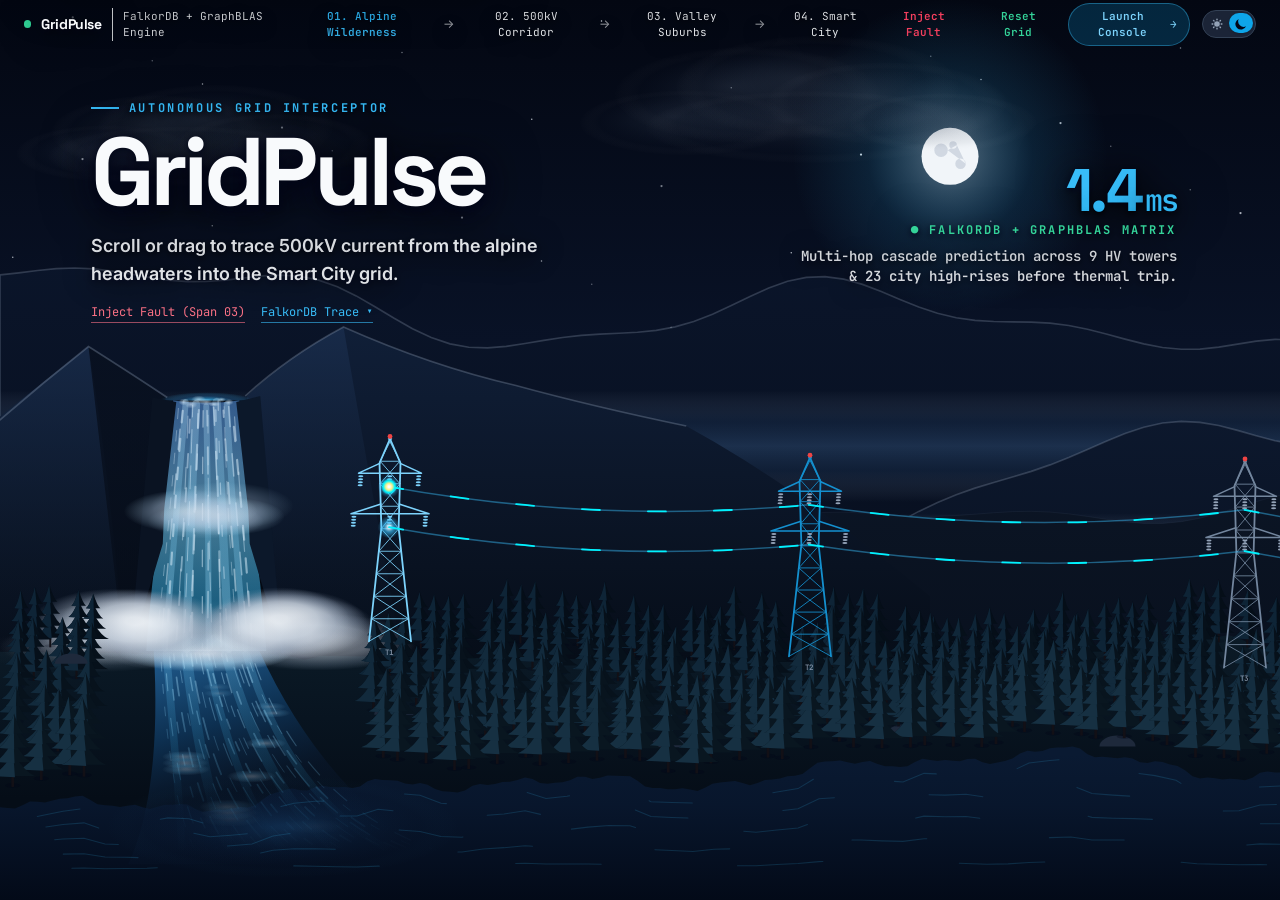
<file: frontend/index.html>
<!DOCTYPE html>
<html lang="en" class="dark">
<head>
    <meta charset="UTF-8">
    <meta name="viewport" content="width=device-width, initial-scale=1.0">
    <title>GridPulse — Autonomous Cascading Blackout Interceptor | FalkorDB</title>
    <!-- Tailwind CSS CDN -->
    <link rel="stylesheet" href="assets/utilities.css?v=261978a2f552">
    <!-- Google Fonts: Space Grotesk, Inter, and JetBrains Mono -->
    <link rel="preconnect" href="https://fonts.googleapis.com">
    <link rel="preconnect" href="https://fonts.gstatic.com" crossorigin>
    <link href="https://fonts.googleapis.com/css2?family=Inter:wght@400;500;600;700&family=JetBrains+Mono:wght@400;500;600&family=Space+Grotesk:wght@600;700&display=swap" rel="stylesheet">



    <link rel="stylesheet" href="assets/design.css?v=44a054445122">
</head>
<body class="text-slate-100 antialiased selection:bg-sky-500 selection:text-white">

    <!-- ===================================================================== -->
    <!-- VIEW 1: 500kV CORRIDOR SCROLLYTELLING LANDING PAGE                    -->
    <!-- ===================================================================== -->
    <div id="view-landing" class="app-view view-active">
        <canvas id="realistic-world-canvas"></canvas>
        <div id="scroll-runway"></div>

        <!-- Top Navigation Header -->
        <header class="fixed top-0 left-0 right-0 h-12 z-40 transparent-header px-4 sm:px-6 flex items-center justify-between">
            <div class="flex items-center gap-2.5">
                <span id="nav-status-dot" class="w-2 h-2 rounded-full bg-emerald-400"></span>
                <span class="font-display font-bold text-sm tracking-tight dynamic-sky-text">GridPulse</span>
                <span class="hidden sm:inline-block text-[11px] font-mono dynamic-sky-text opacity-80 border-l border-current pl-2.5">
                    FalkorDB + GraphBLAS Engine
                </span>
            </div>

            <nav class="hidden md:flex items-center gap-1.5">
                <button onclick="scrollToStation(0)" id="station-0" class="station-btn active text-[11px] font-mono px-2.5 py-1 rounded-md border border-transparent dynamic-sky-text opacity-90 hover:opacity-100 transition">
                    01. Alpine Wilderness
                </button>
                <span class="dynamic-sky-text opacity-60 text-xs">→</span>
                <button onclick="scrollToStation(0.32)" id="station-1" class="station-btn text-[11px] font-mono px-2.5 py-1 rounded-md border border-transparent dynamic-sky-text opacity-90 hover:opacity-100 transition">
                    02. 500kV Corridor
                </button>
                <span class="dynamic-sky-text opacity-60 text-xs">→</span>
                <button onclick="scrollToStation(0.62)" id="station-2" class="station-btn text-[11px] font-mono px-2.5 py-1 rounded-md border border-transparent dynamic-sky-text opacity-90 hover:opacity-100 transition">
                    03. Valley Suburbs
                </button>
                <span class="dynamic-sky-text opacity-60 text-xs">→</span>
                <button onclick="scrollToStation(0.95)" id="station-3" class="station-btn text-[11px] font-mono px-2.5 py-1 rounded-md border border-transparent dynamic-sky-text opacity-90 hover:opacity-100 transition">
                    04. Smart City
                </button>
            </nav>

            <div class="flex items-center gap-3">
                <button onclick="triggerFaultSimulation()" class="hidden sm:inline-flex items-center gap-1 text-[11px] font-mono font-semibold text-rose-500 hover:text-rose-400 transition px-2 py-1">
                    <span id="nav-fault-label">Inject Fault</span>
                </button>
                <button onclick="resetGrid()" class="hidden sm:inline-flex items-center gap-1 text-[11px] font-mono font-semibold text-emerald-400 hover:text-emerald-300 transition px-2 py-1">
                    Reset Grid
                </button>
                <button id="header-console-cta" onclick="transitionToGateway()" class="inline-flex items-center gap-1.5 text-[11px] font-mono font-semibold px-3 py-1 rounded-full bg-sky-500/20 hover:bg-sky-500/30 text-sky-300 day-accent-sky border border-sky-400/40 transition">
                    <span>Launch Console</span>
                    <span>→</span>
                </button>
                <button id="theme-toggle-btn" onclick="toggleDayNight()" aria-label="Toggle Day and Night Landscape" title="Switch Day / Night Atmosphere" class="relative w-14 h-7 rounded-full p-0.5 bg-slate-800/90 border border-slate-700 flex items-center justify-between transition-colors duration-300 focus:outline-none">
                    <span class="theme-knob absolute left-0.5 top-0.5 w-6 h-5 rounded-full bg-sky-500 shadow transition-transform duration-300 translate-x-6"></span>
                    <span class="relative z-10 w-6 h-6 flex items-center justify-center text-slate-400">
                        <svg class="w-3.5 h-3.5" fill="currentColor" viewBox="0 0 20 20">
                            <path fill-rule="evenodd" d="M10 2a1 1 0 011 1v1a1 1 0 11-2 0V3a1 1 0 011-1zm4 8a4 4 0 11-8 0 4 4 0 018 0zm-.464 4.95l.707.707a1 1 0 001.414-1.414l-.707-.707a1 1 0 00-1.414 1.414zm2.12-10.607a1 1 0 010 1.414l-.706.707a1 1 0 11-1.414-1.414l.707-.707a1 1 0 011.414 0zM17 11a1 1 0 100-2h-1a1 1 0 100 2h1zm-7 4a1 1 0 011 1v1a1 1 0 11-2 0v-1a1 1 0 011-1zM5.05 6.464A1 1 0 106.465 5.05l-.708-.707a1 1 0 00-1.414 1.414l.707-.707zm1.414 8.486l-.707.707a1 1 0 01-1.414-1.414l.707-.707a1 1 0 011.414 1.414zM4 11a1 1 0 100-2H3a1 1 0 000 2h1z" clip-rule="evenodd"/>
                        </svg>
                    </span>
                    <span class="relative z-10 w-6 h-6 flex items-center justify-center text-slate-950">
                        <svg class="w-3.5 h-3.5" fill="currentColor" viewBox="0 0 20 20">
                            <path d="M17.293 13.293A8 8 0 016.707 2.707a8.001 8.001 0 1010.586 10.586z"/>
                        </svg>
                    </span>
                </button>
            </div>
        </header>

        <!-- Initial Hero View (0% Scroll) -->
        <main id="hero-brand" class="fixed inset-x-0 top-0 h-[64vh] z-30 pointer-events-none will-change-transform">
            <div id="hero-left-cluster" class="pointer-events-auto dynamic-sky-text day-boxed-content absolute top-[11vh] left-[6vw] sm:left-[7vw] max-w-xl">
                <div class="flex items-center gap-2.5 mb-2">
                    <span class="h-[2px] w-7 bg-sky-400 inline-block"></span>
                    <span class="text-[11px] sm:text-xs font-mono font-bold uppercase tracking-[0.22em] text-sky-400 day-accent-sky">
                        AUTONOMOUS GRID INTERCEPTOR
                    </span>
                </div>
                <h1 class="font-display font-bold text-6xl sm:text-8xl tracking-tighter leading-none">
                    GridPulse
                </h1>
                <p id="corridor-subtitle" class="mt-3 text-sm sm:text-lg font-semibold max-w-md leading-snug opacity-90">
                    Scroll or drag to trace 500kV current from the alpine headwaters into the Smart City grid.
                </p>
                <div class="mt-4 flex items-center gap-4 text-xs font-mono">
                    <button onclick="triggerFaultSimulation()" class="text-rose-400 hover:text-rose-300 border-b border-rose-400/60 pb-0.5 pointer-events-auto transition">
                        Inject Fault (Span 03)
                    </button>
                    <button onclick="toggleTelemetryDrawer()" class="text-sky-400 day-accent-sky hover:text-sky-300 border-b border-sky-400/60 pb-0.5 pointer-events-auto transition">
                        FalkorDB Trace ▾
                    </button>
                </div>
            </div>

            <div id="hero-right-cluster" class="hidden md:block dynamic-sky-text day-boxed-content absolute top-[18vh] right-[6vw] lg:right-[8vw] max-w-sm text-right">
                <div class="kinetic-stat text-5xl lg:text-6xl font-bold text-sky-400 day-accent-sky">
                    1.4<span class="text-2xl lg:text-3xl font-mono font-semibold ml-1">ms</span>
                </div>
                <div class="mt-1 text-xs font-mono font-bold uppercase tracking-[0.18em] text-emerald-400 day-accent-emerald">
                    ● FALKORDB + GRAPHBLAS MATRIX
                </div>
                <p class="mt-2 text-xs sm:text-sm font-mono font-semibold leading-relaxed opacity-85">
                    Multi-hop cascade prediction across 9 HV towers &amp; 23 city high-rises before thermal trip.
                </p>
            </div>
        </main>

        <!-- Scroll-Driven Staggered Sky Typography -->
        <div id="world-cards-layer" class="fixed inset-x-0 top-0 z-30 pointer-events-none h-[68vh]">
            <!-- Stage 01 -->
            <section id="scroll-card-0" class="scroll-stage-card absolute inset-0 pointer-events-none opacity-0">
                <div class="stage-left-block dynamic-sky-text day-boxed-content absolute top-[11vh] left-[6vw] sm:left-[7vw] max-w-lg will-change-transform">
                    <div class="flex items-center gap-3">
                        <span class="font-display font-bold text-3xl sm:text-4xl text-sky-400 day-accent-sky">01</span>
                        <span class="h-[2px] w-8 bg-sky-400"></span>
                        <span class="text-xs font-mono font-bold uppercase tracking-[0.2em] text-sky-400 day-accent-sky">
                            GRAPHBLAS TOPOLOGY ENGINE
                        </span>
                    </div>
                    <h2 class="mt-2 font-display font-bold text-3xl sm:text-5xl tracking-tight leading-[1.05]">
                        Sub-Millisecond<br>Grid Matrix
                    </h2>
                    <p class="mt-3 text-sm sm:text-base font-semibold leading-relaxed max-w-md opacity-90">
                        Electrical power flow maps 1:1 to sparse adjacency matrices. FalkorDB models alpine hydro generators, substations, and 500kV lines with live thermal limits.
                    </p>
                </div>
                <div class="stage-right-block dynamic-sky-text day-boxed-content absolute top-[20vh] right-[6vw] sm:right-[8vw] max-w-sm text-left md:text-right will-change-transform hidden sm:block">
                    <div class="kinetic-stat text-5xl sm:text-6xl font-bold text-emerald-400 day-accent-emerald">
                        840 <span class="text-2xl sm:text-3xl font-mono">MW</span>
                    </div>
                    <div class="mt-1.5 text-xs font-mono font-bold uppercase tracking-[0.18em] text-sky-400 day-accent-sky">
                        Y-BUS SPARSE ADMITTANCE GRAPH
                    </div>
                    <p class="mt-2 text-xs sm:text-sm font-mono font-semibold leading-relaxed opacity-90">
                        (:HydroPlant)-[:FEEDS {mw: 840}]-&gt;(:Tower {id:'T1'})<br>
                        <span class="text-sky-300 day-accent-sky font-bold">Zero SQL joins • Pure linear algebra</span>
                    </p>
                </div>
            </section>

            <!-- Stage 02 -->
            <section id="scroll-card-1" class="scroll-stage-card absolute inset-0 pointer-events-none opacity-0">
                <div class="stage-left-block dynamic-sky-text day-boxed-content absolute top-[17vh] left-[7vw] sm:left-[9vw] max-w-lg will-change-transform">
                    <div class="flex items-center gap-3">
                        <span class="font-display font-bold text-3xl sm:text-4xl text-amber-300 day-accent-amber">02</span>
                        <span class="h-[2px] w-8 bg-amber-400"></span>
                        <span class="text-xs font-mono font-bold uppercase tracking-[0.2em] text-amber-300 day-accent-amber">
                            MULTI-HOP BLAST RADIUS
                        </span>
                    </div>
                    <h2 class="mt-2 font-display font-bold text-3xl sm:text-5xl tracking-tight leading-[1.05]">
                        Tracing Cascades<br>4–6 Hops Ahead
                    </h2>
                    <p class="mt-3 text-sm sm:text-base font-semibold leading-relaxed max-w-md opacity-90">
                        When lightning trips a primary corridor, excess megawatts surge across parallel spans. GridPulse traverses 5 hops to pinpoint transformers headed for collapse.
                    </p>
                </div>
                <div class="stage-right-block dynamic-sky-text day-boxed-content absolute top-[11vh] right-[6vw] sm:right-[7vw] max-w-sm text-left md:text-right will-change-transform hidden sm:block">
                    <div class="kinetic-stat text-5xl sm:text-6xl font-bold text-amber-300 day-accent-amber">
                        90<span class="text-2xl sm:text-3xl font-mono ml-1">sec</span>
                    </div>
                    <div class="mt-1.5 text-xs font-mono font-bold uppercase tracking-[0.18em] text-emerald-400 day-accent-emerald">
                        EARLY THERMAL COLLAPSE INTERCEPTION
                    </div>
                    <p class="mt-2 text-xs sm:text-sm font-mono font-semibold leading-relaxed opacity-90">
                        MATCH p=(t:Tower)-[:SPAN*1..6]-&gt;(sub)<br>
                        <span class="text-amber-300 day-accent-amber font-bold">Isolates fault before physical relay blowout</span>
                    </p>
                </div>
            </section>

            <!-- Stage 03 -->
            <section id="scroll-card-2" class="scroll-stage-card absolute inset-0 pointer-events-none opacity-0">
                <div class="stage-left-block dynamic-sky-text day-boxed-content absolute top-[11vh] left-[6vw] sm:left-[8vw] max-w-lg will-change-transform">
                    <div class="flex items-center gap-3">
                        <span class="font-display font-bold text-3xl sm:text-4xl text-emerald-300 day-accent-emerald">03</span>
                        <span class="h-[2px] w-8 bg-emerald-400"></span>
                        <span class="text-xs font-mono font-bold uppercase tracking-[0.2em] text-emerald-300 day-accent-emerald">
                            SCADA MCP &amp; BESS DISPATCH
                        </span>
                    </div>
                    <h2 class="mt-2 font-display font-bold text-3xl sm:text-5xl tracking-tight leading-[1.05]">
                        Autonomous Battery<br>&amp; Breaker Control
                    </h2>
                    <p class="mt-3 text-sm sm:text-base font-semibold leading-relaxed max-w-md opacity-90">
                        Instead of blind regional blackouts, the agent discovers BESS batteries within 2 hops via MCP tools and injects local power while shedding only Tier-3 heavy industry.
                    </p>
                </div>
                <div class="stage-right-block dynamic-sky-text day-boxed-content absolute top-[20vh] right-[6vw] sm:right-[8vw] max-w-sm text-left md:text-right will-change-transform hidden sm:block">
                    <div class="kinetic-stat text-5xl sm:text-6xl font-bold text-sky-400 day-accent-sky">
                        +45 <span class="text-2xl sm:text-3xl font-mono">MW</span>
                    </div>
                    <div class="mt-1.5 text-xs font-mono font-bold uppercase tracking-[0.18em] text-emerald-400 day-accent-emerald">
                        LOCAL BESS INVERTER INJECTION
                    </div>
                    <p class="mt-2 text-xs sm:text-sm font-mono font-semibold leading-relaxed opacity-90">
                        scada_trip_breaker('BRK_IND_12')<br>
                        <span class="text-emerald-300 day-accent-emerald font-bold">Valley cabins &amp; suburbs stay 100% lit</span>
                    </p>
                </div>
            </section>

            <!-- Stage 04 -->
            <section id="scroll-card-3" class="scroll-stage-card absolute inset-0 pointer-events-none opacity-0">
                <div class="stage-left-block dynamic-sky-text day-boxed-content absolute top-[15vh] left-[6vw] sm:left-[7vw] max-w-lg will-change-transform">
                    <div class="flex items-center gap-3">
                        <span class="font-display font-bold text-3xl sm:text-4xl text-purple-300 day-accent-purple">04</span>
                        <span class="h-[2px] w-8 bg-purple-400"></span>
                        <span class="text-xs font-mono font-bold uppercase tracking-[0.2em] text-purple-300 day-accent-purple">
                            CRITICAL ASSET SHIELDING
                        </span>
                    </div>
                    <h2 class="mt-2 font-display font-bold text-3xl sm:text-5xl tracking-tight leading-[1.05]">
                        Zero-Guessing Shield<br>for Tier-1 Hospitals
                    </h2>
                    <p class="mt-3 text-sm sm:text-base font-semibold leading-relaxed max-w-md opacity-90">
                        Every action is backed by a deterministic Cypher audit trail—keeping St. Jude Regional Trauma Center and 23 metropolitan high-rises energized without hallucination.
                    </p>
                    <div class="mt-5 pointer-events-auto">
                        <button id="stage4-console-cta" onclick="transitionToGateway()" class="inline-flex items-center gap-2 text-xs font-mono font-bold uppercase tracking-wider px-5 py-2.5 rounded-xl bg-sky-500 hover:bg-sky-400 text-slate-950 shadow-lg shadow-sky-500/25 transition">
                            <span>Enter Live SCADA Command Center</span>
                            <span>→</span>
                        </button>
                    </div>
                </div>
                <div class="stage-right-block dynamic-sky-text day-boxed-content absolute top-[11vh] right-[6vw] sm:right-[8vw] max-w-sm text-left md:text-right will-change-transform hidden sm:block">
                    <div class="kinetic-stat text-5xl sm:text-6xl font-bold text-emerald-400 day-accent-emerald">
                        100<span class="text-2xl sm:text-3xl font-mono ml-1">%</span>
                    </div>
                    <div class="mt-1.5 text-xs font-mono font-bold uppercase tracking-[0.18em] text-sky-400 day-accent-sky">
                        ST. JUDE TRAUMA CENTER ONLINE
                    </div>
                    <p class="mt-2 text-xs sm:text-sm font-mono font-semibold leading-relaxed opacity-90">
                        23 High-Rises Energized • NERC Compliant<br>
                        <span class="text-emerald-300 day-accent-emerald font-bold">Explainable multi-hop graph trace verified</span>
                    </p>
                </div>
            </section>
        </div>

        <!-- Bottom-Left Visual Demo Scenario Deck -->
        <div class="fixed bottom-4 left-6 z-30 hidden sm:flex items-center gap-2.5 bg-slate-950/85 backdrop-blur-md border border-slate-800/90 px-3.5 py-2 rounded-2xl shadow-2xl font-mono text-xs">
            <span class="text-[10px] text-slate-400 uppercase tracking-widest pr-2 border-r border-slate-800">Visual Demo</span>
            <button onclick="triggerScenario(1)" id="demo-btn-1" class="px-2.5 py-1 rounded-lg bg-slate-900 hover:bg-slate-800 text-slate-200 border border-slate-700/70 transition">
                Lightning
            </button>
            <button onclick="triggerScenario(2)" id="demo-btn-2" class="px-2.5 py-1 rounded-lg bg-slate-900 hover:bg-slate-800 text-slate-200 border border-slate-700/70 transition">
                Wildfire
            </button>
            <button onclick="triggerScenario(3)" id="demo-btn-3" class="px-2.5 py-1 rounded-lg bg-slate-900 hover:bg-slate-800 text-slate-200 border border-slate-700/70 transition">
                Heatwave
            </button>
            <label class="flex items-center gap-1.5 pl-2 border-l border-slate-800 text-[11px] text-slate-300 cursor-pointer">
                <input type="checkbox" id="auto-cycle-chk" onchange="toggleAutoCycle(this.checked)" class="rounded bg-slate-900 border-slate-700 text-sky-500 focus:ring-0">
                <span>Auto-cycle</span>
            </label>
        </div>

        <!-- Telemetry Drawer -->
        <aside id="telemetry-drawer" class="fixed bottom-4 right-4 sm:right-6 z-30 w-[92vw] sm:w-[430px] glass-card rounded-2xl p-4 transition-all duration-300 translate-y-[120%] opacity-0 pointer-events-none">
            <div class="flex items-center justify-between border-b border-slate-300/40 dark:border-slate-700/60 pb-2.5 mb-3">
                <div class="flex items-center gap-2">
                    <span id="hud-dot" class="w-2 h-2 rounded-full bg-emerald-400"></span>
                    <h2 id="hud-status-title" class="font-mono text-xs font-semibold uppercase tracking-wider text-slate-800 dark:text-slate-200">
                        NOMINAL CORRIDOR FLOW (500kV)
                    </h2>
                </div>
                <button onclick="toggleTelemetryDrawer()" class="text-xs font-mono text-slate-500 hover:text-slate-300 px-1.5 py-0.5 rounded">
                    Hide ✕
                </button>
            </div>

            <div class="grid grid-cols-3 gap-2 mb-3 text-center">
                <div class="rounded-lg bg-slate-900/50 dark:bg-slate-950/60 p-2 border border-slate-700/40">
                    <div class="text-[10px] font-mono text-slate-400">GRAPHBLAS LATENCY</div>
                    <div id="metric-latency" class="font-mono text-sm font-bold text-sky-400">—</div>
                </div>
                <div class="rounded-lg bg-slate-900/50 dark:bg-slate-950/60 p-2 border border-slate-700/40">
                    <div class="text-[10px] font-mono text-slate-400">CITY GRID LOAD</div>
                    <div id="metric-city-load" class="font-mono text-sm font-bold text-emerald-400">0% (Standby)</div>
                </div>
                <div class="rounded-lg bg-slate-900/50 dark:bg-slate-950/60 p-2 border border-slate-700/40">
                    <div class="text-[10px] font-mono text-slate-400">TIER-1 HOSPITAL</div>
                    <div id="metric-hospital" class="font-mono text-sm font-bold text-emerald-400">PROTECTED</div>
                </div>
            </div>

            <div class="flex items-center justify-between gap-1 mb-2">
                <div class="flex gap-1">
                    <button onclick="selectCypherTab(0)" id="cypher-tab-0" class="px-2 py-1 rounded text-[10px] font-mono bg-sky-500/20 text-sky-300 border border-sky-500/40">
                        1. Multi-Hop Trace
                    </button>
                    <button onclick="selectCypherTab(1)" id="cypher-tab-1" class="px-2 py-1 rounded text-[10px] font-mono text-slate-400 hover:text-slate-200 border border-transparent">
                        2. Load Shedding
                    </button>
                    <button onclick="selectCypherTab(2)" id="cypher-tab-2" class="px-2 py-1 rounded text-[10px] font-mono text-slate-400 hover:text-slate-200 border border-transparent">
                        3. BESS Dispatch
                    </button>
                </div>
                <button onclick="copyCypherCode()" id="copy-cypher-btn" class="text-[10px] font-mono text-slate-400 hover:text-sky-400 px-2 py-0.5 rounded border border-slate-700">
                    Copy
                </button>
            </div>

            <pre id="cypher-code-box" class="text-[11px] font-mono bg-slate-950/90 text-sky-300 p-2.5 rounded-lg overflow-x-auto border border-slate-800 leading-relaxed">MATCH path = (t1:Tower {id:'T3'})-[:SPAN*1..6]->(sub:Substation)
WHERE sub.city = 'MetroGrid'
RETURN path, sub.capacity_mw;</pre>

            <div id="agent-log-line" class="mt-2.5 text-[11px] font-mono text-slate-600 dark:text-slate-300 flex items-center justify-between">
                <span>MCP Agent: Monitoring 9 HV spans &amp; 23 city high-rises.</span>
                <span id="scroll-pct-readout" class="text-sky-400 font-semibold">0%</span>
            </div>
        </aside>
    </div>

    <!-- ===================================================================== -->
    <!-- VIEW 2: OPERATOR CONTROL PLANE AUTHENTICATION GATEWAY                 -->
    <!-- ===================================================================== -->
    <div id="view-gateway" class="app-view view-hidden fixed inset-0 z-50 gateway-grid-bg overflow-y-auto flex flex-col justify-between">
        <header class="w-full h-16 px-6 sm:px-12 flex items-center justify-between border-b border-slate-800/40 dark:border-slate-800/60">
            <div class="flex items-center gap-3">
                <div class="w-7 h-7 rounded-lg bg-sky-500/15 border border-sky-400/40 flex items-center justify-center text-sky-400 font-mono text-xs font-bold">
                    GP
                </div>
                <span class="font-display font-bold text-lg tracking-tight text-slate-900 dark:text-white">GridPulse</span>
            </div>
            <div class="flex items-center gap-4">
                <button onclick="returnToCorridor()" class="text-xs font-mono text-slate-600 dark:text-slate-300 hover:text-sky-400 transition">
                    ← Back to 500kV Corridor
                </button>
                <button onclick="toggleDayNight()" aria-label="Toggle Day and Night Theme" class="relative w-14 h-7 rounded-full p-0.5 bg-slate-800/90 border border-slate-700 flex items-center justify-between transition-colors duration-300 focus:outline-none">
                    <span class="theme-knob absolute left-0.5 top-0.5 w-6 h-5 rounded-full bg-sky-500 shadow transition-transform duration-300 translate-x-6"></span>
                    <span class="relative z-10 w-6 h-6 flex items-center justify-center text-slate-400 text-xs">☀</span>
                    <span class="relative z-10 w-6 h-6 flex items-center justify-center text-slate-950 text-xs">🌙</span>
                </button>
            </div>
        </header>

        <div class="max-w-6xl w-full mx-auto px-6 py-8 grid grid-cols-1 lg:grid-cols-12 gap-10 items-center my-auto">
            <!-- Left Hero Column -->
            <div class="gateway-hero lg:col-span-6 space-y-6">
                <div class="inline-flex items-center gap-2 px-3 py-1 rounded-full bg-emerald-500/10 border border-emerald-500/30 text-emerald-600 dark:text-emerald-400 font-mono text-[11px] uppercase tracking-widest">
                    <span class="w-2 h-2 rounded-full bg-emerald-400 animate-pulse"></span>
                    <span>AUTONOMOUS GRID INTERCEPTOR</span>
                </div>
                <h1 class="font-display font-bold text-5xl sm:text-6xl tracking-tight leading-[0.96] text-slate-900 dark:text-white">
                    Keep the city<br>
                    <span class="text-sky-500 dark:text-sky-400">connected.</span>
                </h1>
                <p class="text-sm sm:text-base text-slate-600 dark:text-slate-400 max-w-md leading-relaxed">
                    One control plane for the entire corridor. Trace cascading faults, coordinate battery support, and keep critical infrastructure in view.
                </p>
                <div class="w-8 h-[2px] bg-sky-500"></div>
                <div class="grid grid-cols-3 gap-6 pt-2 max-w-md">
                    <div>
                        <div class="font-display font-bold text-2xl sm:text-3xl text-slate-900 dark:text-white">500 <span class="text-xs font-mono text-slate-400">kV</span></div>
                        <div class="text-[10px] font-mono uppercase tracking-wider text-slate-500 mt-1">TRANSMISSION CORRIDOR</div>
                    </div>
                    <div>
                        <div class="font-display font-bold text-2xl sm:text-3xl text-slate-900 dark:text-white">09</div>
                        <div class="text-[10px] font-mono uppercase tracking-wider text-slate-500 mt-1">MONITORED TOWERS</div>
                    </div>
                    <div>
                        <div class="font-display font-bold text-2xl sm:text-3xl text-slate-900 dark:text-white">Tier 1</div>
                        <div class="text-[10px] font-mono uppercase tracking-wider text-slate-500 mt-1">CRITICAL PRIORITY</div>
                    </div>
                </div>
            </div>

            <!-- Right Operator Control Plane Card -->
            <div class="lg:col-span-6 flex justify-center lg:justify-end">
                <div id="gateway-auth-card" class="gateway-auth-card scada-surface rounded-3xl p-7 sm:p-8 w-full max-w-md space-y-5">
                    <div>
                        <div class="text-[10px] font-mono uppercase tracking-[0.2em] text-sky-500 dark:text-sky-400">01 / OPERATOR AUTHENTICATION</div>
                        <h2 class="font-display font-bold text-2xl text-slate-900 dark:text-white mt-1">Operator Control Plane</h2>
                        <p class="text-xs text-slate-500 dark:text-slate-400 mt-0.5">FalkorDB + GraphBLAS Autonomous Grid Interceptor</p>
                    </div>

                    <div id="gateway-message" role="status" class="text-sm text-rose-400"></div><form onsubmit="handleGatewaySubmit(event)" class="space-y-4">
                        <div>
                            <label for="login-email-input" class="block text-[10px] font-mono uppercase tracking-wider text-slate-500 dark:text-slate-400 mb-1.5">OPERATOR CALLSIGN / EMAIL</label>
                            <input id="login-email-input" type="text" autocomplete="username" value="operator@gridpulse.io" class="scada-input w-full rounded-xl px-3.5 py-2.5 text-xs font-mono focus:outline-none focus:border-sky-400">
                        </div>
                        <div>
                            <label for="login-pass-input" class="block text-[10px] font-mono uppercase tracking-wider text-slate-500 dark:text-slate-400 mb-1.5">SCADA ACCESS TOKEN / PASSWORD</label>
                            <input id="login-pass-input" type="password" autocomplete="current-password"  class="scada-input w-full rounded-xl px-3.5 py-2.5 text-xs font-mono focus:outline-none focus:border-sky-400">
                        </div>
                        <button id="gateway-submit-button" type="submit" class="w-full py-3 rounded-xl bg-sky-400 hover:bg-sky-300 text-slate-950 font-mono text-xs font-bold tracking-wide transition shadow-lg shadow-sky-500/20">
                            Authenticate &amp; enter console →
                        </button>
                    </form>

                    <div class="relative flex py-1 items-center">
                        <div class="flex-grow border-t border-slate-700/40"></div>
                        <span class="flex-shrink mx-3 text-[10px] font-mono uppercase tracking-widest text-slate-500">HACKATHON DEMO ACCESS</span>
                        <div class="flex-grow border-t border-slate-700/40"></div>
                    </div>

                    <div class="space-y-2.5">
                        <button onclick="loginWithRole('OP-NAMAN-01', 'GRID_OPERATOR')" class="w-full text-left p-3 rounded-xl border border-slate-700/50 hover:border-sky-400/60 bg-slate-900/30 dark:bg-slate-900/50 transition flex items-center justify-between group">
                            <div class="flex items-center gap-3">
                                <span class="text-sky-400 font-mono text-sm">⌘</span>
                                <div>
                                    <div class="text-xs font-semibold text-slate-900 dark:text-slate-100">Chief Grid Operator</div>
                                    <div class="text-[11px] text-slate-500 dark:text-slate-400">Full scenario, battery &amp; breaker controls</div>
                                </div>
                            </div>
                            <span class="text-xs text-slate-400 group-hover:text-sky-400">↗</span>
                        </button>

                        <button onclick="loginWithRole('ENG-CHEZ-02', 'TOPOLOGY_ENGINEER')" class="w-full text-left p-3 rounded-xl border border-slate-700/50 hover:border-sky-400/60 bg-slate-900/30 dark:bg-slate-900/50 transition flex items-center justify-between group">
                            <div class="flex items-center gap-3">
                                <span class="text-sky-400 font-mono text-sm">◇</span>
                                <div>
                                    <div class="text-xs font-semibold text-slate-900 dark:text-slate-100">GraphBLAS Topology Engineer</div>
                                    <div class="text-[11px] text-slate-500 dark:text-slate-400">Topology, graph traces &amp; diagnostics</div>
                                </div>
                            </div>
                            <span class="text-xs text-slate-400 group-hover:text-sky-400">↗</span>
                        </button>

                        <button onclick="loginWithRole('AUD-JYOTHI-03', 'NERC_AUDITOR')" class="w-full text-left p-3 rounded-xl border border-slate-700/50 hover:border-sky-400/60 bg-slate-900/30 dark:bg-slate-900/50 transition flex items-center justify-between group">
                            <div class="flex items-center gap-3">
                                <span class="text-sky-400 font-mono text-sm">◎</span>
                                <div>
                                    <div class="text-xs font-semibold text-slate-900 dark:text-slate-100">NERC CIP Compliance Auditor</div>
                                    <div class="text-[11px] text-slate-500 dark:text-slate-400">Read-only scenario evidence &amp; audit history</div>
                                </div>
                            </div>
                            <span class="text-xs text-slate-400 group-hover:text-sky-400">↗</span>
                        </button>
                    </div>
                </div>
            </div>
        </div>
        <div class="h-6"></div>
    </div>

    <!-- ===================================================================== -->
    <!-- VIEW 3: LIVE SCADA COMMAND CENTER (WITH HAMBURGER MULTI-PAGE MENU)    -->
    <!-- ===================================================================== -->
    <div id="view-console" class="app-view view-hidden fixed inset-0 z-50 gateway-grid-bg overflow-y-auto">
        <!-- Top Command Bar -->
        <header class="sticky top-0 z-40 h-14 px-4 sm:px-6 scada-surface border-b flex items-center justify-between">
            <div class="flex items-center gap-3">
                <button id="scada-menu-button" onclick="toggleScadaMenu()" aria-label="Open workspace navigation" aria-controls="scada-menu-drawer" aria-expanded="false" class="p-2 rounded-lg border border-slate-700/60 hover:border-sky-400 text-slate-700 dark:text-slate-200 transition" title="Open Workspace Navigation">
                    <svg class="w-4 h-4" fill="none" stroke="currentColor" stroke-width="2" viewBox="0 0 24 24">
                        <path stroke-linecap="round" stroke-linejoin="round" d="M4 6h16M4 12h16M4 18h16"/>
                    </svg>
                </button>
                <button onclick="returnToCorridor()" class="text-xs font-mono text-slate-500 dark:text-slate-400 hover:text-sky-400 transition pr-2 border-r border-slate-700/50">
                    ← 500kV Corridor
                </button>
                <span id="console-status-dot" class="w-2.5 h-2.5 rounded-full bg-emerald-400"></span>
                <span class="font-display font-bold text-sm sm:text-base text-slate-900 dark:text-white">GridPulse</span>
                <span id="active-page-badge" class="hidden sm:inline-block text-[10px] font-mono uppercase tracking-wider px-2.5 py-0.5 rounded bg-sky-500/15 text-sky-500 dark:text-sky-300 border border-sky-500/30">
                    01 / LIVE TOPOLOGY
                </span>
            </div>

            <div class="hidden lg:flex items-center gap-3 font-mono text-[11px]">
                <span id="backend-connection-pill" class="px-2.5 py-1 rounded-full bg-sky-500/10 text-sky-500 dark:text-sky-300 border border-sky-500/30">
                    ● LOCAL GRAPHBLAS ENGINE
                </span>
                <span id="console-operator-pill" class="px-2.5 py-1 rounded-full bg-slate-800/20 dark:bg-slate-800/80 text-slate-700 dark:text-slate-300 border border-slate-700/40">
                    OP-NAMAN-01 • GRID_OPERATOR
                </span>
            </div>

            <div class="flex items-center gap-2.5">
                <button onclick="toggleDayNight()" aria-label="Toggle Day and Night Theme" class="relative w-14 h-7 rounded-full p-0.5 bg-slate-800/90 border border-slate-700 flex items-center justify-between transition-colors duration-300 focus:outline-none">
                    <span class="theme-knob absolute left-0.5 top-0.5 w-6 h-5 rounded-full bg-sky-500 shadow transition-transform duration-300 translate-x-6"></span>
                    <span class="relative z-10 w-6 h-6 flex items-center justify-center text-slate-400 text-xs">☀</span>
                    <span class="relative z-10 w-6 h-6 flex items-center justify-center text-slate-950 text-xs">🌙</span>
                </button>
                <button onclick="signOut()" class="text-[11px] font-mono text-rose-500 hover:text-rose-400 px-2.5 py-1 rounded-lg border border-rose-500/30">
                    Sign Out
                </button>
            </div>
        </header>

        <!-- Slide-Over Hamburger Navigation Drawer -->
        <div id="scada-menu-drawer" inert class="fixed inset-y-0 left-0 z-50 w-72 scada-surface p-5 transform -translate-x-full transition-transform duration-300 flex flex-col justify-between">
            <div class="space-y-5">
                <div class="flex items-center justify-between border-b border-slate-700/40 pb-3">
                    <span class="font-mono text-xs uppercase tracking-widest text-sky-400">SCADA WORKSPACES</span>
                    <button onclick="toggleScadaMenu()" aria-label="Close workspace navigation" class="text-xs font-mono text-slate-400 hover:text-white">✕</button>
                </div>
                <nav class="space-y-2 font-mono text-xs">
                    <button data-scada-nav="topology" aria-current="page" onclick="switchScadaPage('topology')" class="scada-nav-link scada-nav-active">
                        01 / Live Grid Topology
                    </button>
                    <button data-scada-nav="cypher" onclick="switchScadaPage('cypher')" class="scada-nav-link">
                        02 / Cypher Query Studio
                    </button>
                    <button data-scada-nav="mcp" onclick="switchScadaPage('mcp')" class="scada-nav-link">
                        03 / SCADA MCP Agent Loop
                    </button>
                    <button data-scada-nav="audit" onclick="switchScadaPage('audit')" class="scada-nav-link">
                        04 / NERC CIP Audit Trail
                    </button>
                    <div class="scada-nav-divider">NEW WORKSPACES</div>
                    <button data-scada-nav="askgrid" onclick="switchScadaPage('askgrid')" class="scada-nav-link">05 / Ask the Grid</button>
                    <button data-scada-nav="networks" onclick="switchScadaPage('networks')" class="scada-nav-link">06 / Network Lab</button>
                    <button data-scada-nav="learning" onclick="switchScadaPage('learning')" class="scada-nav-link">07 / Grid Memory</button>
                </nav>
            </div>
            <div class="pt-4 border-t border-slate-700/40 text-[11px] font-mono text-slate-400">
                FalkorDB · GraphBLAS
            </div>
        </div>

        <!-- Console Main Content -->
        <div class="console-main max-w-7xl mx-auto px-4 sm:px-6 py-6 space-y-6">
            <div id="connection-status" role="status" class="font-mono text-sm text-sky-500">Sign in to connect to backend telemetry.</div><div id="action-message" role="status" class="text-sm text-rose-400"></div><!-- KPI Ribbon -->
            <div class="grid grid-cols-2 sm:grid-cols-5 gap-3.5">
                <div class="scada-surface rounded-2xl p-4">
                    <div class="text-[10px] font-mono text-slate-400">GRAPHBLAS LATENCY</div>
                    <div id="c-kpi-latency" class="kinetic-stat text-3xl font-bold text-sky-500 dark:text-sky-400 mt-1">—</div>
                    <div class="text-[10px] font-mono text-emerald-500 mt-1">● Sparse Y-Bus Matrix</div>
                </div>
                <div class="scada-surface rounded-2xl p-4">
                    <div class="text-[10px] font-mono text-slate-400">ALPINE HYDRO OUTPUT</div>
                    <div class="kinetic-stat text-3xl font-bold text-sky-500 dark:text-sky-400 mt-1" id="c-kpi-hydro">—</div>
                    <div class="text-[10px] font-mono text-slate-400 mt-1">HYDRO_ALPINE_01</div>
                </div>
                <div class="scada-surface rounded-2xl p-4">
                    <div class="text-[10px] font-mono text-slate-400">METRO SUBSTATION LOAD</div>
                    <div id="c-kpi-load" class="kinetic-stat text-3xl font-bold text-emerald-500 dark:text-emerald-400 mt-1">—</div>
                    <div class="text-[10px] font-mono text-slate-400 mt-1"><span id="load-note">Awaiting telemetry</span></div>
                </div>
                <div class="scada-surface rounded-2xl p-4">
                    <div class="text-[10px] font-mono text-slate-400">BESS INVERTER DISPATCH</div>
                    <div id="c-kpi-bess" class="kinetic-stat text-3xl font-bold text-slate-500 dark:text-slate-400 mt-1">—</div>
                    <div class="text-[10px] font-mono text-emerald-500 mt-1"><span id="bess-note">Awaiting telemetry</span></div>
                </div>
                <div class="scada-surface rounded-2xl p-4 col-span-2 sm:col-span-1">
                    <div class="text-[10px] font-mono text-slate-400">TIER-1 HOSPITAL SHIELD</div>
                    <div class="kinetic-stat text-3xl font-bold text-emerald-500 dark:text-emerald-400 mt-1" id="c-kpi-hospital">—</div>
                    <div class="text-[10px] font-mono text-emerald-500 mt-1"><span id="hospital-note">Awaiting telemetry</span></div>
                </div>
            </div>

            <!-- Sub-Page 1: Clean Full-Width Topology View -->
            <div id="scada-page-topology" class="scada-surface rounded-3xl p-5 space-y-4">
                <div class="flex flex-wrap items-center justify-between gap-2">
                    <div>
                        <div class="text-[10px] font-mono uppercase tracking-widest text-sky-500 dark:text-sky-400">LIVE FALKORDB GRAPH TOPOLOGY</div>
                        <h3 id="scada-topo-heading" class="font-display font-bold text-xl text-slate-900 dark:text-white">
                            500kV Double-Circuit Corridor (T1–T9) → MetroGrid
                        </h3>
                    </div>
                    <div class="flex flex-wrap gap-2 font-mono text-xs items-center">
                        <label class="flex items-center gap-1.5 px-2 py-1 rounded-xl border border-slate-700/60 text-slate-500 dark:text-slate-300" title="AI operator: the Groq agent investigates with graph tools and proposes a plan; the graph guard approves it before anything executes. Falls back to the deterministic pipeline.">
                            Run with
                            <select id="console-scenario-mode" style="background:#0f172a;color:#7dd3fc;border:1px solid #334155;border-radius:8px;padding:2px 6px;font:600 11px 'JetBrains Mono',monospace;color-scheme:dark">
                                <option value="deterministic">Deterministic pipeline</option>
                                <option value="agent">AI operator (agent)</option>
                            </select>
                        </label>
                        <button onclick="triggerConsoleScenario(1)" class="px-3 py-1.5 rounded-xl bg-rose-500/15 text-rose-500 dark:text-rose-400 border border-rose-500/30 hover:bg-rose-500/25">
                            Scenario 1: Lightning (TX_882)
                        </button>
                        <button onclick="triggerConsoleScenario(2)" class="px-3 py-1.5 rounded-xl bg-amber-500/15 text-amber-600 dark:text-amber-400 border border-amber-500/30 hover:bg-amber-500/25">
                            Scenario 2: Wildfire (T5–T6)
                        </button>
                        <button onclick="triggerConsoleScenario(3)" class="px-3 py-1.5 rounded-xl bg-purple-500/15 text-purple-600 dark:text-purple-300 border border-purple-500/30 hover:bg-purple-500/25">
                            Scenario 3: Heatwave (120%)
                        </button>
                        <button onclick="resetConsoleGrid()" class="px-3 py-1.5 rounded-xl bg-slate-800 text-slate-200 border border-slate-700">
                            ↺ Reset
                        </button>
                    </div>
                </div>
                <div id="scada-topology-view" class="relative w-full h-[420px] rounded-2xl overflow-x-auto overflow-y-hidden border border-slate-700/40 bg-slate-950/90">
                    <button id="topology-fullscreen-toggle" type="button" aria-label="Enter topology full screen" aria-pressed="false" class="topology-fullscreen-toggle">⛶ Full screen</button>
                    <canvas id="scada-topology-canvas" class="w-full h-full block"></canvas>
                </div>
            </div>

            <!-- Sub-Page 2: Cypher Studio -->
            <div id="scada-page-cypher" class="hidden scada-surface rounded-3xl p-6 space-y-4">
                <h3 class="font-display font-bold text-xl text-slate-900 dark:text-white">FalkorDB Multi-Hop Cypher Studio</h3>
                <form id="trace-form" class="integration-controls"><label>Origin asset <input id="trace-origin" value="TX_882" required></label><label>Maximum hops <input id="trace-hops" type="number" min="1" max="12" value="10" required></label><label class="trace-trip"><span><input id="trace-trip" type="checkbox" checked> Simulate primary circuit trip</span></label><button>Run cascade trace</button></form><div id="trace-result" class="trace-result" aria-live="polite"></div><pre id="console-cypher-pre" class="text-xs font-mono bg-slate-950 text-sky-300 p-4 rounded-2xl border border-slate-800 overflow-x-auto leading-relaxed">Run a trace to inspect the backend Cypher evidence.</pre>
            </div>

            <!-- Sub-Page 3: SCADA MCP Agent Loop -->
            <div id="scada-page-mcp" class="hidden scada-surface rounded-3xl p-6 space-y-4">
                <h3 class="font-display font-bold text-xl text-slate-900 dark:text-white">Zero-Guessing SCADA MCP Tool Stream</h3>
                <form id="agent-form" class="integration-controls"><label>Ask the grid agent <input id="agent-question" placeholder="Explain the current grid risk" maxlength="2000" required></label><label><input id="agent-execute" type="checkbox"> Execute validated plan (operator)</label><button>Request advice</button></form><div id="agent-result" class="trace-result" aria-live="polite"></div><div id="console-mcp-log" class="bg-slate-950 text-slate-300 font-mono text-xs p-4 rounded-2xl border border-slate-800 space-y-2 h-80 overflow-y-auto">Awaiting backend agent activity.
                </div>
            </div>

            <!-- Sub-Page 4: NERC CIP Audit Trail -->
            <div id="scada-page-audit" class="hidden scada-surface rounded-3xl p-6 space-y-4">
                <h3 class="font-display font-bold text-xl text-slate-900 dark:text-white">NERC CIP Deterministic Audit Trail</h3>
                <p class="text-xs font-mono text-slate-400">Every physical breaker actuation is backed by a verified FalkorDB Cypher trace.</p>
                <div class="integration-controls"><button id="audit-refresh">Refresh</button><button id="audit-verify">Verify hash chain</button><button id="audit-export">Export JSON</button></div><div id="audit-result" class="trace-result" aria-live="polite"></div><div class="overflow-x-auto">
                    <table class="w-full text-left font-mono text-xs">
                        <thead>
                            <tr class="border-b border-slate-700/50 text-slate-400 text-[10px] uppercase">
                                <th class="py-2 pr-3">UTC Timestamp</th>
                                <th class="py-2 px-3">Scenario</th>
                                <th class="py-2 px-3">Faulted Asset</th>
                                <th class="py-2 px-3">MCP Action</th>
                                <th class="py-2 pl-3">Outcome / evidence</th>
                            </tr>
                        </thead>
                        <tbody id="console-audit-tbody" class="divide-y divide-slate-800/60 text-[11px]"></tbody>
                    </table>
                </div>
            </div>

            <section id="scada-page-askgrid" class="hidden scada-surface feature-page">
                <div class="feature-eyebrow">05 / GRAPH INTELLIGENCE</div>
                <h2>Ask the Grid</h2>
                <p class="feature-copy">Ask a question about the live grid or one of your saved networks. The agent runs one guarded, read-only Cypher query and shows its evidence.</p>
                <form id="ask-grid-form" class="feature-form">
                    <label class="feature-grow">Question<input id="ask-grid-question" required minlength="3" maxlength="500" placeholder="Which assets are downstream of TX_882?"></label>
                    <label>Network<select id="ask-grid-network"><option value="">Live grid</option></select></label>
                    <button class="feature-button" type="submit">Ask the Grid</button>
                </form>
                <p id="ask-grid-status" class="feature-status" role="status"></p>
                <div class="feature-grid"><article class="feature-card"><h3>Answer</h3><p id="ask-grid-answer">Ask a question to see a response.</p></article><article class="feature-card"><h3>Query evidence</h3><div id="ask-grid-meta" class="feature-meta">No query yet.</div><pre id="ask-grid-cypher" class="feature-pre"></pre></article></div>
                <details class="feature-card"><summary>Query rows</summary><div id="ask-grid-rows" class="trace-result"></div></details>
            </section>

            <section id="scada-page-networks" class="hidden scada-surface feature-page">
                <div class="feature-eyebrow">06 / NETWORK BUILDER</div>
                <h2>Network Lab</h2>
                <p class="feature-copy">Create an isolated test grid from a template or import a MATPOWER case. The visual editor and test cases are available in the advanced Lab.</p>
                <div class="feature-grid">
                    <article class="feature-card"><h3>Start from a template</h3><form id="network-template-form" class="feature-form"><label class="feature-grow">Template<select id="network-template-select"></select></label><label class="feature-grow">Name<input id="network-name" placeholder="My grid"></label><button class="feature-button">Create network</button></form><div id="network-template-info" class="feature-meta"></div></article>
                    <article class="feature-card"><h3>Import a grid file</h3><div class="feature-form"><label class="feature-grow">File<input id="network-file" type="file" accept=".m,.json,.txt"></label><label>Sample<select id="network-sample"><option value="ieee14">IEEE 14-bus</option><option value="ieee30">IEEE 30-bus</option><option value="ieee118">IEEE 118-bus</option></select></label><button id="network-load-sample" type="button" class="feature-button">Load sample</button></div><button id="network-convert" type="button" class="feature-button feature-secondary">Convert and validate</button><button id="network-save-import" type="button" class="feature-button" disabled>Save imported grid</button><div id="network-import-info" class="feature-meta">Choose a file or sample.</div></article>
                </div>
                <article class="feature-card"><h3>Your networks</h3><div class="feature-form"><label class="feature-grow">Saved network<select id="network-select"><option value="">No network selected</option></select></label><button id="network-refresh" type="button" class="feature-button feature-secondary">Refresh</button><a id="network-editor-link" class="feature-button" href="lab.html#builder">Open visual editor and test cases ↗</a></div><div id="network-summary" class="feature-meta"></div></article>
                <p id="network-status" class="feature-status" role="status"></p>
            </section>

            <section id="scada-page-learning" class="hidden scada-surface feature-page">
                <div class="feature-eyebrow">07 / GRAPH MEMORY</div>
                <h2>Grid Memory</h2>
                <p class="feature-copy">See what past incidents taught the grid. Rehearsal runs critical outages on a saved test network and records successful plans as playbooks.</p>
                <div class="feature-grid"><article class="feature-card"><h3>Live-grid learning</h3><div id="learning-live-summary" class="feature-metrics">Loading memory…</div><div id="learning-incidents" class="feature-list"></div></article><article class="feature-card"><h3>Learned playbooks</h3><div id="learning-playbooks" class="feature-list">No playbooks loaded.</div></article></div>
                <article class="feature-card"><h3>Rehearse a saved network</h3><form id="learning-rehearse-form" class="feature-form"><label class="feature-grow">Network<select id="learning-network-select" required><option value="">Select a saved network</option></select></label><label>Cases<input id="learning-cases" type="number" min="1" max="200" value="6"></label><button class="feature-button">Run rehearsal</button></form><p id="learning-status" class="feature-status" role="status"></p><div id="learning-network-summary" class="feature-metrics"></div><div id="learning-network-incidents" class="feature-list"></div></article>
                <button id="learning-refresh" type="button" class="feature-button feature-secondary">Refresh memory</button>
            </section>
        </div>
    </div>

    <script src="assets/grid-icons.js?v=82017f277623"></script><script src="assets/world.js?v=02948cf97b12"></script><script src="assets/app.js?v=b93d28834552"></script><script src="assets/features.js?v=6165cd3bef0a"></script>
</body>
</html>
</file>
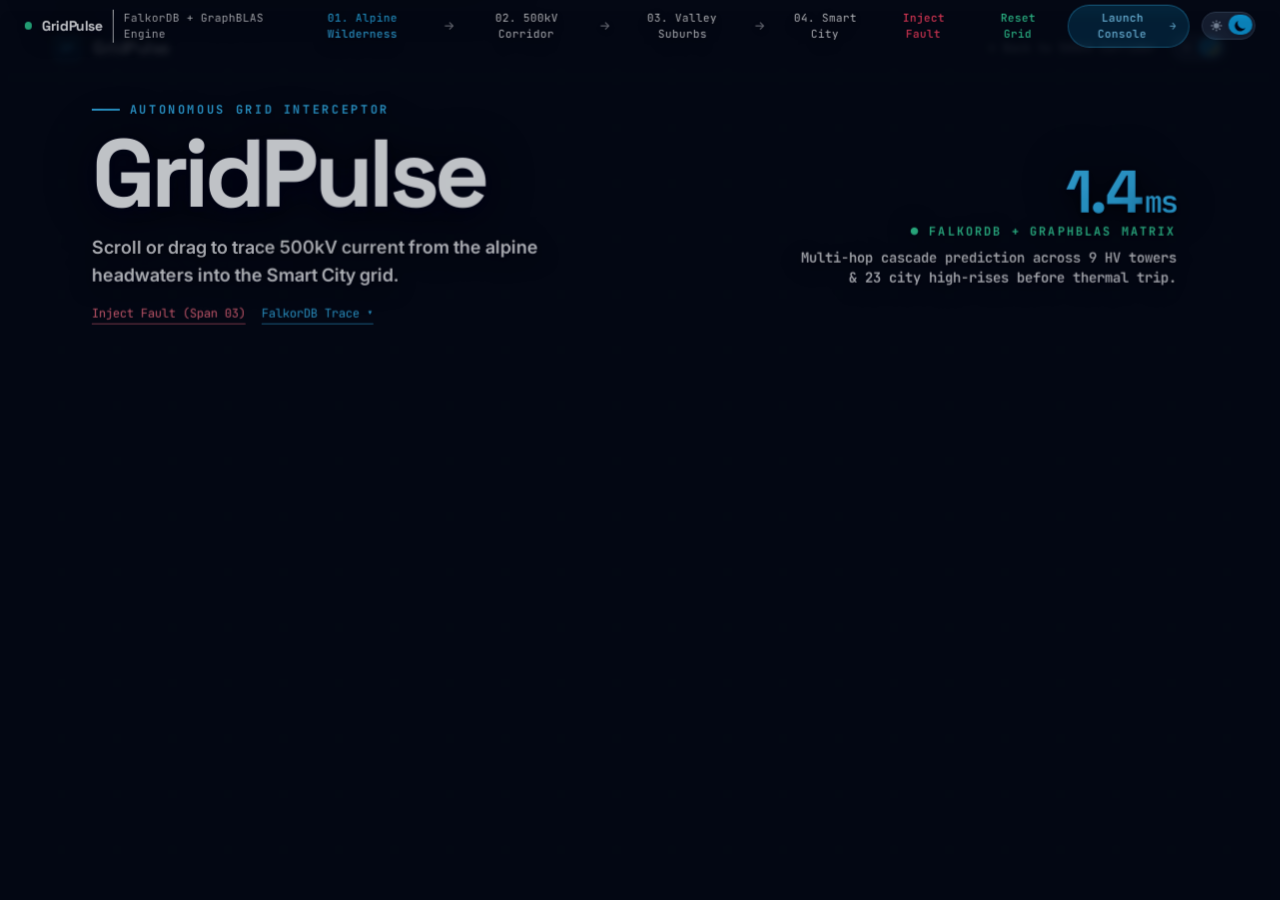
<file: frontend/audit.html>
<!doctype html><html><head><meta charset="utf-8"><meta http-equiv="refresh" content="0;url=index.html#audit"><title>GridPulse</title></head><body><a href="index.html#audit">Open GridPulse</a></body></html>
</file>
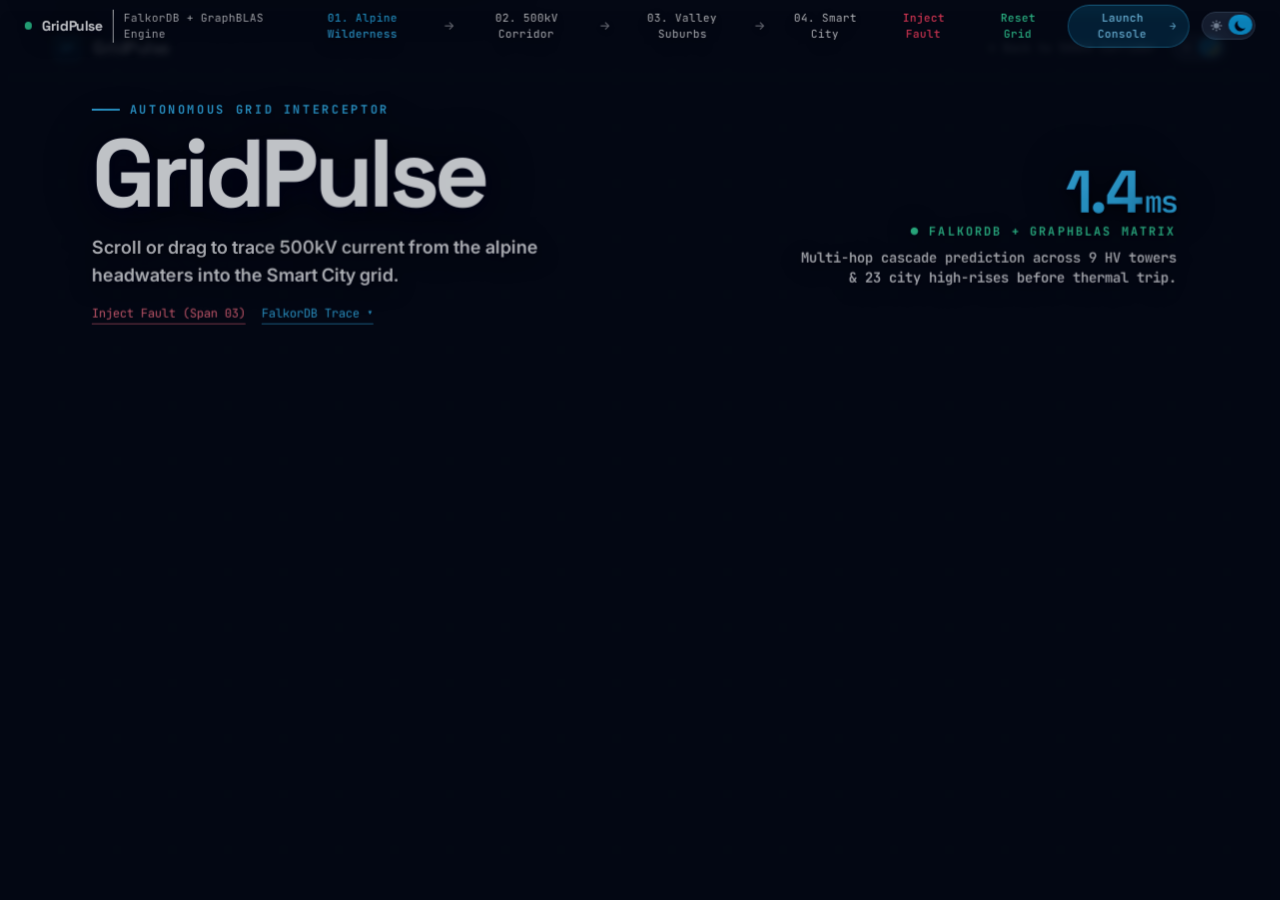
<file: frontend/dashboard.html>
<!doctype html><html><head><meta charset="utf-8"><meta http-equiv="refresh" content="0;url=index.html#topology"><title>GridPulse</title></head><body><a href="index.html#topology">Open GridPulse</a></body></html>
</file>
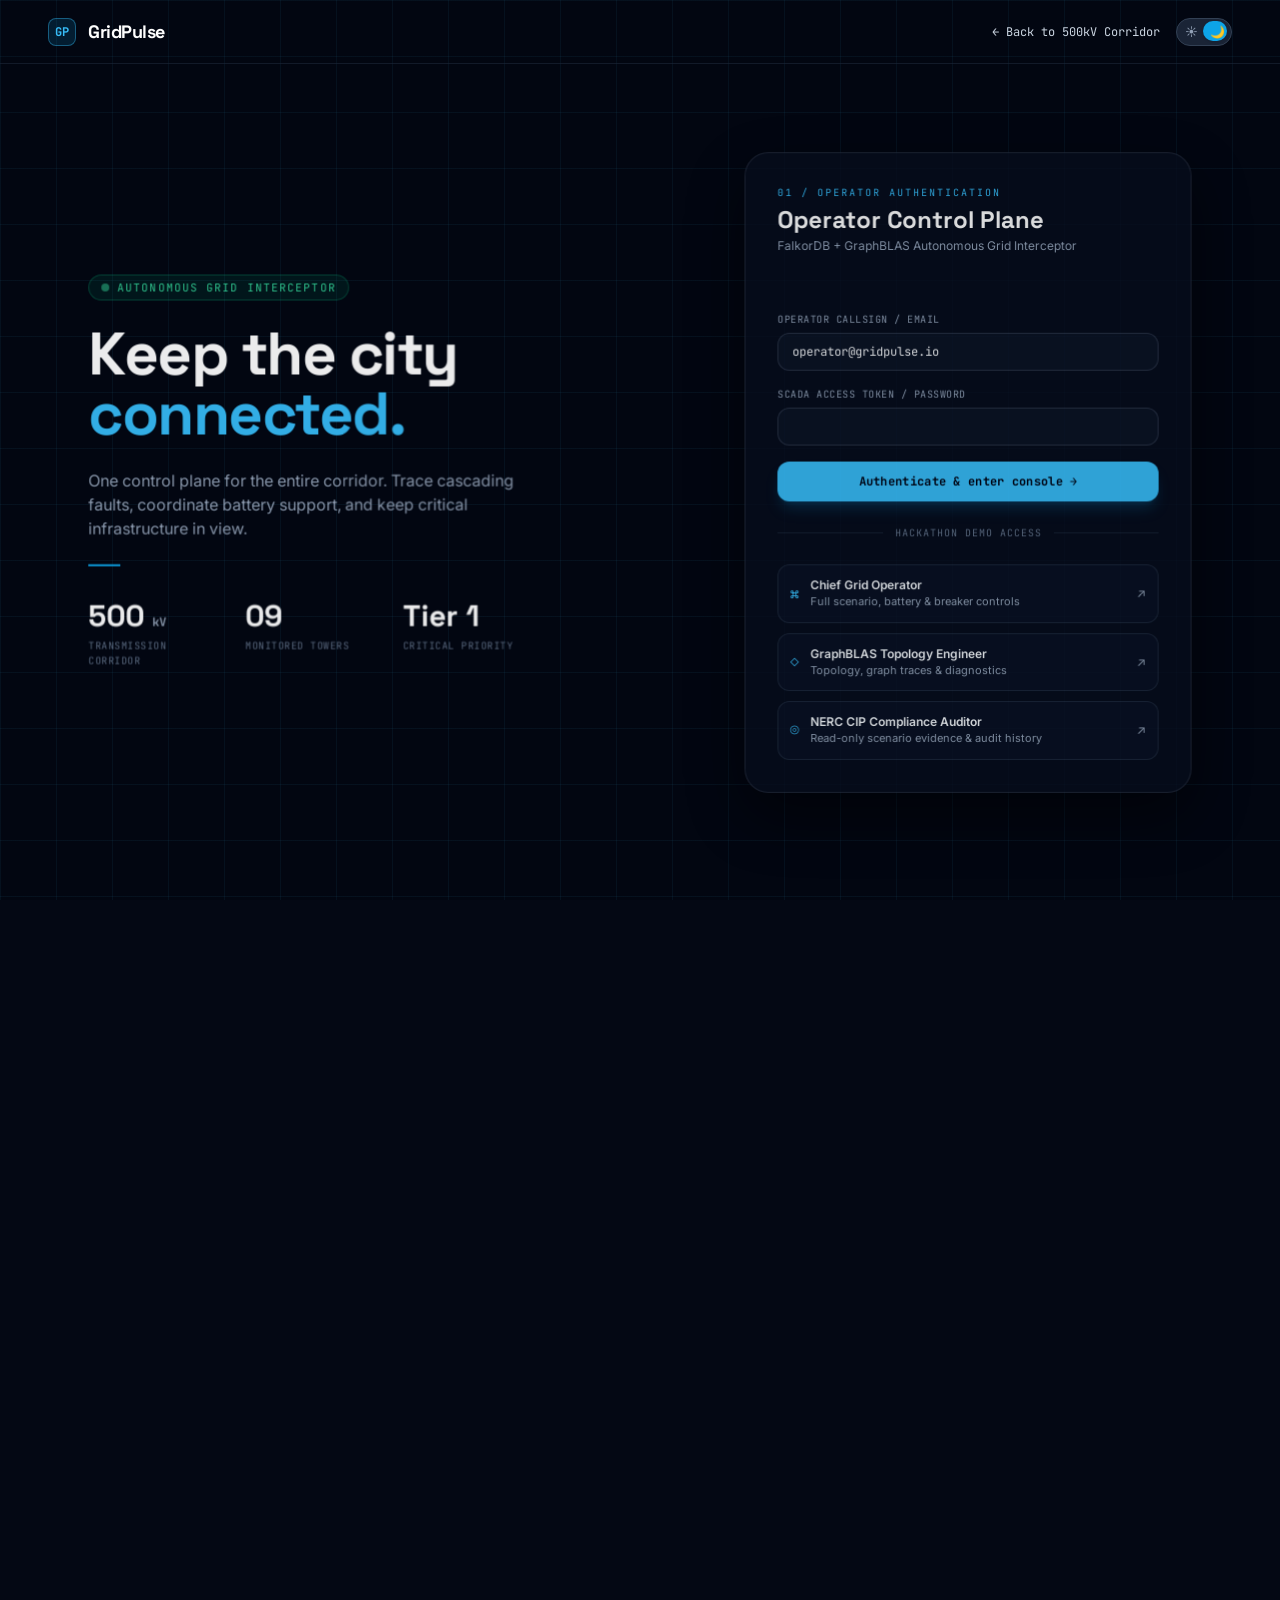
<file: frontend/diagnostics.html>
<!doctype html><html><head><meta charset="utf-8"><meta http-equiv="refresh" content="0;url=index.html#cypher"><title>GridPulse</title></head><body><a href="index.html#cypher">Open GridPulse</a></body></html>
</file>
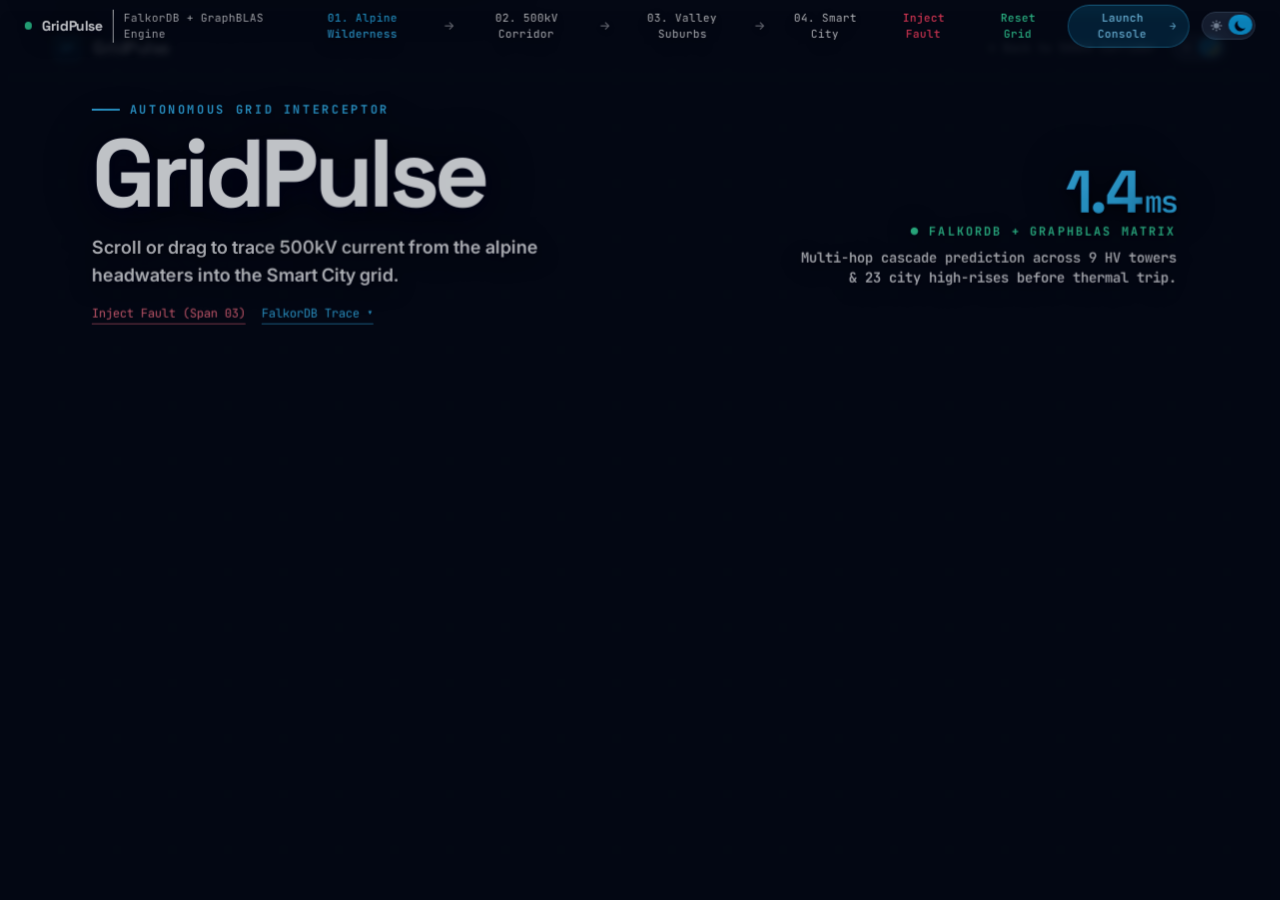
<file: frontend/login.html>
<!doctype html><html><head><meta charset="utf-8"><meta http-equiv="refresh" content="0;url=index.html#gateway"><title>GridPulse</title></head><body><a href="index.html#gateway">Open GridPulse</a></body></html>
</file>
<file: frontend/assets/utilities.css>
*,:after,:before{--tw-border-spacing-x:0;--tw-border-spacing-y:0;--tw-translate-x:0;--tw-translate-y:0;--tw-rotate:0;--tw-skew-x:0;--tw-skew-y:0;--tw-scale-x:1;--tw-scale-y:1;--tw-pan-x: ;--tw-pan-y: ;--tw-pinch-zoom: ;--tw-scroll-snap-strictness:proximity;--tw-gradient-from-position: ;--tw-gradient-via-position: ;--tw-gradient-to-position: ;--tw-ordinal: ;--tw-slashed-zero: ;--tw-numeric-figure: ;--tw-numeric-spacing: ;--tw-numeric-fraction: ;--tw-ring-inset: ;--tw-ring-offset-width:0px;--tw-ring-offset-color:#fff;--tw-ring-color:rgba(59,130,246,.5);--tw-ring-offset-shadow:0 0 #0000;--tw-ring-shadow:0 0 #0000;--tw-shadow:0 0 #0000;--tw-shadow-colored:0 0 #0000;--tw-blur: ;--tw-brightness: ;--tw-contrast: ;--tw-grayscale: ;--tw-hue-rotate: ;--tw-invert: ;--tw-saturate: ;--tw-sepia: ;--tw-drop-shadow: ;--tw-backdrop-blur: ;--tw-backdrop-brightness: ;--tw-backdrop-contrast: ;--tw-backdrop-grayscale: ;--tw-backdrop-hue-rotate: ;--tw-backdrop-invert: ;--tw-backdrop-opacity: ;--tw-backdrop-saturate: ;--tw-backdrop-sepia: ;--tw-contain-size: ;--tw-contain-layout: ;--tw-contain-paint: ;--tw-contain-style: }::backdrop{--tw-border-spacing-x:0;--tw-border-spacing-y:0;--tw-translate-x:0;--tw-translate-y:0;--tw-rotate:0;--tw-skew-x:0;--tw-skew-y:0;--tw-scale-x:1;--tw-scale-y:1;--tw-pan-x: ;--tw-pan-y: ;--tw-pinch-zoom: ;--tw-scroll-snap-strictness:proximity;--tw-gradient-from-position: ;--tw-gradient-via-position: ;--tw-gradient-to-position: ;--tw-ordinal: ;--tw-slashed-zero: ;--tw-numeric-figure: ;--tw-numeric-spacing: ;--tw-numeric-fraction: ;--tw-ring-inset: ;--tw-ring-offset-width:0px;--tw-ring-offset-color:#fff;--tw-ring-color:rgba(59,130,246,.5);--tw-ring-offset-shadow:0 0 #0000;--tw-ring-shadow:0 0 #0000;--tw-shadow:0 0 #0000;--tw-shadow-colored:0 0 #0000;--tw-blur: ;--tw-brightness: ;--tw-contrast: ;--tw-grayscale: ;--tw-hue-rotate: ;--tw-invert: ;--tw-saturate: ;--tw-sepia: ;--tw-drop-shadow: ;--tw-backdrop-blur: ;--tw-backdrop-brightness: ;--tw-backdrop-contrast: ;--tw-backdrop-grayscale: ;--tw-backdrop-hue-rotate: ;--tw-backdrop-invert: ;--tw-backdrop-opacity: ;--tw-backdrop-saturate: ;--tw-backdrop-sepia: ;--tw-contain-size: ;--tw-contain-layout: ;--tw-contain-paint: ;--tw-contain-style: }/*! tailwindcss v3.4.17 | MIT License | https://tailwindcss.com*/*,:after,:before{box-sizing:border-box;border:0 solid #e5e7eb}:after,:before{--tw-content:""}:host,html{line-height:1.5;-webkit-text-size-adjust:100%;-moz-tab-size:4;-o-tab-size:4;tab-size:4;font-family:Inter,sans-serif;font-feature-settings:normal;font-variation-settings:normal;-webkit-tap-highlight-color:transparent}body{margin:0;line-height:inherit}hr{height:0;color:inherit;border-top-width:1px}abbr:where([title]){-webkit-text-decoration:underline dotted;text-decoration:underline dotted}h1,h2,h3,h4,h5,h6{font-size:inherit;font-weight:inherit}a{color:inherit;text-decoration:inherit}b,strong{font-weight:bolder}code,kbd,pre,samp{font-family:JetBrains Mono,monospace;font-feature-settings:normal;font-variation-settings:normal;font-size:1em}small{font-size:80%}sub,sup{font-size:75%;line-height:0;position:relative;vertical-align:baseline}sub{bottom:-.25em}sup{top:-.5em}table{text-indent:0;border-color:inherit;border-collapse:collapse}button,input,optgroup,select,textarea{font-family:inherit;font-feature-settings:inherit;font-variation-settings:inherit;font-size:100%;font-weight:inherit;line-height:inherit;letter-spacing:inherit;color:inherit;margin:0;padding:0}button,select{text-transform:none}button,input:where([type=button]),input:where([type=reset]),input:where([type=submit]){-webkit-appearance:button;background-color:transparent;background-image:none}:-moz-focusring{outline:auto}:-moz-ui-invalid{box-shadow:none}progress{vertical-align:baseline}::-webkit-inner-spin-button,::-webkit-outer-spin-button{height:auto}[type=search]{-webkit-appearance:textfield;outline-offset:-2px}::-webkit-search-decoration{-webkit-appearance:none}::-webkit-file-upload-button{-webkit-appearance:button;font:inherit}summary{display:list-item}blockquote,dd,dl,figure,h1,h2,h3,h4,h5,h6,hr,p,pre{margin:0}fieldset{margin:0}fieldset,legend{padding:0}menu,ol,ul{list-style:none;margin:0;padding:0}dialog{padding:0}textarea{resize:vertical}input::-moz-placeholder,textarea::-moz-placeholder{opacity:1;color:#9ca3af}input::placeholder,textarea::placeholder{opacity:1;color:#9ca3af}[role=button],button{cursor:pointer}:disabled{cursor:default}audio,canvas,embed,iframe,img,object,svg,video{display:block;vertical-align:middle}img,video{max-width:100%;height:auto}[hidden]:where(:not([hidden=until-found])){display:none}.pointer-events-none{pointer-events:none}.pointer-events-auto{pointer-events:auto}.collapse{visibility:collapse}.fixed{position:fixed}.absolute{position:absolute}.relative{position:relative}.sticky{position:sticky}.inset-0{inset:0}.inset-x-0{left:0;right:0}.inset-y-0{top:0;bottom:0}.bottom-4{bottom:1rem}.left-0{left:0}.left-0\.5{left:.125rem}.left-6{left:1.5rem}.left-\[6vw\]{left:6vw}.left-\[7vw\]{left:7vw}.right-0{right:0}.right-4{right:1rem}.right-\[6vw\]{right:6vw}.top-0{top:0}.top-0\.5{top:.125rem}.top-\[11vh\]{top:11vh}.top-\[15vh\]{top:15vh}.top-\[17vh\]{top:17vh}.top-\[18vh\]{top:18vh}.top-\[20vh\]{top:20vh}.z-10{z-index:10}.z-30{z-index:30}.z-40{z-index:40}.z-50{z-index:50}.col-span-2{grid-column:span 2/span 2}.mx-3{margin-left:.75rem;margin-right:.75rem}.mx-auto{margin-left:auto;margin-right:auto}.my-auto{margin-top:auto;margin-bottom:auto}.mb-1\.5{margin-bottom:.375rem}.mb-2{margin-bottom:.5rem}.mb-3{margin-bottom:.75rem}.ml-1{margin-left:.25rem}.mt-0\.5{margin-top:.125rem}.mt-1{margin-top:.25rem}.mt-1\.5{margin-top:.375rem}.mt-2{margin-top:.5rem}.mt-2\.5{margin-top:.625rem}.mt-3{margin-top:.75rem}.mt-4{margin-top:1rem}.mt-5{margin-top:1.25rem}.block{display:block}.inline-block{display:inline-block}.flex{display:flex}.inline-flex{display:inline-flex}.table{display:table}.grid{display:grid}.hidden{display:none}.h-12{height:3rem}.h-14{height:3.5rem}.h-16{height:4rem}.h-2{height:.5rem}.h-2\.5{height:.625rem}.h-3\.5{height:.875rem}.h-4{height:1rem}.h-5{height:1.25rem}.h-6{height:1.5rem}.h-7{height:1.75rem}.h-80{height:20rem}.h-\[2px\]{height:2px}.h-\[420px\]{height:420px}.h-\[64vh\]{height:64vh}.h-\[68vh\]{height:68vh}.h-full{height:100%}.w-14{width:3.5rem}.w-2{width:.5rem}.w-2\.5{width:.625rem}.w-3\.5{width:.875rem}.w-4{width:1rem}.w-6{width:1.5rem}.w-7{width:1.75rem}.w-72{width:18rem}.w-8{width:2rem}.w-\[92vw\]{width:92vw}.w-full{width:100%}.max-w-6xl{max-width:72rem}.max-w-7xl{max-width:80rem}.max-w-lg{max-width:32rem}.max-w-md{max-width:28rem}.max-w-sm{max-width:24rem}.max-w-xl{max-width:36rem}.flex-shrink{flex-shrink:1}.flex-grow{flex-grow:1}.-translate-x-full{--tw-translate-x:-100%}.-translate-x-full,.translate-x-6{transform:translate(var(--tw-translate-x),var(--tw-translate-y)) rotate(var(--tw-rotate)) skewX(var(--tw-skew-x)) skewY(var(--tw-skew-y)) scaleX(var(--tw-scale-x)) scaleY(var(--tw-scale-y))}.translate-x-6{--tw-translate-x:1.5rem}.translate-y-\[120\%\]{--tw-translate-y:120%}.transform,.translate-y-\[120\%\]{transform:translate(var(--tw-translate-x),var(--tw-translate-y)) rotate(var(--tw-rotate)) skewX(var(--tw-skew-x)) skewY(var(--tw-skew-y)) scaleX(var(--tw-scale-x)) scaleY(var(--tw-scale-y))}@keyframes pulse{50%{opacity:.5}}.animate-pulse{animation:pulse 2s cubic-bezier(.4,0,.6,1) infinite}.cursor-pointer{cursor:pointer}.resize{resize:both}.grid-cols-1{grid-template-columns:repeat(1,minmax(0,1fr))}.grid-cols-2{grid-template-columns:repeat(2,minmax(0,1fr))}.grid-cols-3{grid-template-columns:repeat(3,minmax(0,1fr))}.flex-col{flex-direction:column}.flex-wrap{flex-wrap:wrap}.items-center{align-items:center}.justify-center{justify-content:center}.justify-between{justify-content:space-between}.gap-1{gap:.25rem}.gap-1\.5{gap:.375rem}.gap-10{gap:2.5rem}.gap-2{gap:.5rem}.gap-2\.5{gap:.625rem}.gap-3{gap:.75rem}.gap-3\.5{gap:.875rem}.gap-4{gap:1rem}.gap-6{gap:1.5rem}.space-y-2>:not([hidden])~:not([hidden]){--tw-space-y-reverse:0;margin-top:calc(.5rem*(1 - var(--tw-space-y-reverse)));margin-bottom:calc(.5rem*var(--tw-space-y-reverse))}.space-y-2\.5>:not([hidden])~:not([hidden]){--tw-space-y-reverse:0;margin-top:calc(.625rem*(1 - var(--tw-space-y-reverse)));margin-bottom:calc(.625rem*var(--tw-space-y-reverse))}.space-y-4>:not([hidden])~:not([hidden]){--tw-space-y-reverse:0;margin-top:calc(1rem*(1 - var(--tw-space-y-reverse)));margin-bottom:calc(1rem*var(--tw-space-y-reverse))}.space-y-5>:not([hidden])~:not([hidden]){--tw-space-y-reverse:0;margin-top:calc(1.25rem*(1 - var(--tw-space-y-reverse)));margin-bottom:calc(1.25rem*var(--tw-space-y-reverse))}.space-y-6>:not([hidden])~:not([hidden]){--tw-space-y-reverse:0;margin-top:calc(1.5rem*(1 - var(--tw-space-y-reverse)));margin-bottom:calc(1.5rem*var(--tw-space-y-reverse))}.divide-y>:not([hidden])~:not([hidden]){--tw-divide-y-reverse:0;border-top-width:calc(1px*(1 - var(--tw-divide-y-reverse)));border-bottom-width:calc(1px*var(--tw-divide-y-reverse))}.divide-slate-800\/60>:not([hidden])~:not([hidden]){border-color:rgba(30,41,59,.6)}.overflow-x-auto{overflow-x:auto}.overflow-y-auto{overflow-y:auto}.overflow-y-hidden{overflow-y:hidden}.rounded{border-radius:.25rem}.rounded-2xl{border-radius:1rem}.rounded-3xl{border-radius:1.5rem}.rounded-full{border-radius:9999px}.rounded-lg{border-radius:.5rem}.rounded-md{border-radius:.375rem}.rounded-xl{border-radius:.75rem}.border{border-width:1px}.border-b{border-bottom-width:1px}.border-l{border-left-width:1px}.border-r{border-right-width:1px}.border-t{border-top-width:1px}.border-amber-500\/30{border-color:rgba(245,158,11,.3)}.border-current{border-color:currentColor}.border-emerald-500\/30{border-color:rgba(16,185,129,.3)}.border-purple-500\/30{border-color:rgba(168,85,247,.3)}.border-rose-400\/60{border-color:rgba(251,113,133,.6)}.border-rose-500\/30{border-color:rgba(244,63,94,.3)}.border-sky-400\/40{border-color:rgba(56,189,248,.4)}.border-sky-400\/60{border-color:rgba(56,189,248,.6)}.border-sky-500\/30{border-color:rgba(14,165,233,.3)}.border-sky-500\/40{border-color:rgba(14,165,233,.4)}.border-slate-300\/40{border-color:rgba(203,213,225,.4)}.border-slate-700{--tw-border-opacity:1;border-color:rgb(51 65 85/var(--tw-border-opacity,1))}.border-slate-700\/40{border-color:rgba(51,65,85,.4)}.border-slate-700\/50{border-color:rgba(51,65,85,.5)}.border-slate-700\/60{border-color:rgba(51,65,85,.6)}.border-slate-700\/70{border-color:rgba(51,65,85,.7)}.border-slate-800{--tw-border-opacity:1;border-color:rgb(30 41 59/var(--tw-border-opacity,1))}.border-slate-800\/40{border-color:rgba(30,41,59,.4)}.border-slate-800\/90{border-color:rgba(30,41,59,.9)}.border-transparent{border-color:transparent}.bg-amber-400{--tw-bg-opacity:1;background-color:rgb(251 191 36/var(--tw-bg-opacity,1))}.bg-amber-500\/15{background-color:rgba(245,158,11,.15)}.bg-emerald-400{--tw-bg-opacity:1;background-color:rgb(52 211 153/var(--tw-bg-opacity,1))}.bg-emerald-500\/10{background-color:rgba(16,185,129,.1)}.bg-purple-400{--tw-bg-opacity:1;background-color:rgb(192 132 252/var(--tw-bg-opacity,1))}.bg-purple-500\/15{background-color:rgba(168,85,247,.15)}.bg-rose-500\/15{background-color:rgba(244,63,94,.15)}.bg-sky-400{--tw-bg-opacity:1;background-color:rgb(56 189 248/var(--tw-bg-opacity,1))}.bg-sky-500{--tw-bg-opacity:1;background-color:rgb(14 165 233/var(--tw-bg-opacity,1))}.bg-sky-500\/10{background-color:rgba(14,165,233,.1)}.bg-sky-500\/15{background-color:rgba(14,165,233,.15)}.bg-sky-500\/20{background-color:rgba(14,165,233,.2)}.bg-slate-800{--tw-bg-opacity:1;background-color:rgb(30 41 59/var(--tw-bg-opacity,1))}.bg-slate-800\/20{background-color:rgba(30,41,59,.2)}.bg-slate-800\/90{background-color:rgba(30,41,59,.9)}.bg-slate-900{--tw-bg-opacity:1;background-color:rgb(15 23 42/var(--tw-bg-opacity,1))}.bg-slate-900\/30{background-color:rgba(15,23,42,.3)}.bg-slate-900\/50{background-color:rgba(15,23,42,.5)}.bg-slate-950{--tw-bg-opacity:1;background-color:rgb(2 6 23/var(--tw-bg-opacity,1))}.bg-slate-950\/85{background-color:rgba(2,6,23,.85)}.bg-slate-950\/90{background-color:rgba(2,6,23,.9)}.p-0\.5{padding:.125rem}.p-2{padding:.5rem}.p-2\.5{padding:.625rem}.p-3{padding:.75rem}.p-4{padding:1rem}.p-5{padding:1.25rem}.p-6{padding:1.5rem}.p-7{padding:1.75rem}.px-1\.5{padding-left:.375rem;padding-right:.375rem}.px-2{padding-left:.5rem;padding-right:.5rem}.px-2\.5{padding-left:.625rem;padding-right:.625rem}.px-3{padding-left:.75rem;padding-right:.75rem}.px-3\.5{padding-left:.875rem;padding-right:.875rem}.px-4{padding-left:1rem;padding-right:1rem}.px-5{padding-left:1.25rem;padding-right:1.25rem}.px-6{padding-left:1.5rem;padding-right:1.5rem}.py-0\.5{padding-top:.125rem;padding-bottom:.125rem}.py-1{padding-top:.25rem;padding-bottom:.25rem}.py-1\.5{padding-top:.375rem;padding-bottom:.375rem}.py-2{padding-top:.5rem;padding-bottom:.5rem}.py-2\.5{padding-top:.625rem;padding-bottom:.625rem}.py-3{padding-top:.75rem;padding-bottom:.75rem}.py-6{padding-top:1.5rem;padding-bottom:1.5rem}.py-8{padding-top:2rem;padding-bottom:2rem}.pb-0\.5{padding-bottom:.125rem}.pb-2\.5{padding-bottom:.625rem}.pb-3{padding-bottom:.75rem}.pl-2{padding-left:.5rem}.pl-2\.5{padding-left:.625rem}.pl-3{padding-left:.75rem}.pr-2{padding-right:.5rem}.pr-3{padding-right:.75rem}.pt-2{padding-top:.5rem}.pt-4{padding-top:1rem}.text-left{text-align:left}.text-center{text-align:center}.text-right{text-align:right}.font-display{font-family:Space Grotesk,sans-serif}.font-mono{font-family:JetBrains Mono,monospace}.text-2xl{font-size:1.5rem;line-height:2rem}.text-3xl{font-size:1.875rem;line-height:2.25rem}.text-5xl{font-size:3rem;line-height:1}.text-6xl{font-size:3.75rem;line-height:1}.text-\[10px\]{font-size:10px}.text-\[11px\]{font-size:11px}.text-lg{font-size:1.125rem;line-height:1.75rem}.text-sm{font-size:.875rem;line-height:1.25rem}.text-xl{font-size:1.25rem;line-height:1.75rem}.text-xs{font-size:.75rem;line-height:1rem}.font-bold{font-weight:700}.font-semibold{font-weight:600}.uppercase{text-transform:uppercase}.leading-\[0\.96\]{line-height:.96}.leading-\[1\.05\]{line-height:1.05}.leading-none{line-height:1}.leading-relaxed{line-height:1.625}.leading-snug{line-height:1.375}.tracking-\[0\.18em\]{letter-spacing:.18em}.tracking-\[0\.22em\]{letter-spacing:.22em}.tracking-\[0\.2em\]{letter-spacing:.2em}.tracking-tight{letter-spacing:-.025em}.tracking-tighter{letter-spacing:-.05em}.tracking-wide{letter-spacing:.025em}.tracking-wider{letter-spacing:.05em}.tracking-widest{letter-spacing:.1em}.text-amber-300{--tw-text-opacity:1;color:rgb(252 211 77/var(--tw-text-opacity,1))}.text-amber-600{--tw-text-opacity:1;color:rgb(217 119 6/var(--tw-text-opacity,1))}.text-emerald-300{--tw-text-opacity:1;color:rgb(110 231 183/var(--tw-text-opacity,1))}.text-emerald-400{--tw-text-opacity:1;color:rgb(52 211 153/var(--tw-text-opacity,1))}.text-emerald-500{--tw-text-opacity:1;color:rgb(16 185 129/var(--tw-text-opacity,1))}.text-emerald-600{--tw-text-opacity:1;color:rgb(5 150 105/var(--tw-text-opacity,1))}.text-purple-300{--tw-text-opacity:1;color:rgb(216 180 254/var(--tw-text-opacity,1))}.text-purple-600{--tw-text-opacity:1;color:rgb(147 51 234/var(--tw-text-opacity,1))}.text-rose-400{--tw-text-opacity:1;color:rgb(251 113 133/var(--tw-text-opacity,1))}.text-rose-500{--tw-text-opacity:1;color:rgb(244 63 94/var(--tw-text-opacity,1))}.text-sky-300{--tw-text-opacity:1;color:rgb(125 211 252/var(--tw-text-opacity,1))}.text-sky-400{--tw-text-opacity:1;color:rgb(56 189 248/var(--tw-text-opacity,1))}.text-sky-500{--tw-text-opacity:1;color:rgb(14 165 233/var(--tw-text-opacity,1))}.text-slate-100{--tw-text-opacity:1;color:rgb(241 245 249/var(--tw-text-opacity,1))}.text-slate-200{--tw-text-opacity:1;color:rgb(226 232 240/var(--tw-text-opacity,1))}.text-slate-300{--tw-text-opacity:1;color:rgb(203 213 225/var(--tw-text-opacity,1))}.text-slate-400{--tw-text-opacity:1;color:rgb(148 163 184/var(--tw-text-opacity,1))}.text-slate-500{--tw-text-opacity:1;color:rgb(100 116 139/var(--tw-text-opacity,1))}.text-slate-600{--tw-text-opacity:1;color:rgb(71 85 105/var(--tw-text-opacity,1))}.text-slate-700{--tw-text-opacity:1;color:rgb(51 65 85/var(--tw-text-opacity,1))}.text-slate-800{--tw-text-opacity:1;color:rgb(30 41 59/var(--tw-text-opacity,1))}.text-slate-900{--tw-text-opacity:1;color:rgb(15 23 42/var(--tw-text-opacity,1))}.text-slate-950{--tw-text-opacity:1;color:rgb(2 6 23/var(--tw-text-opacity,1))}.antialiased{-webkit-font-smoothing:antialiased;-moz-osx-font-smoothing:grayscale}.opacity-0{opacity:0}.opacity-60{opacity:.6}.opacity-80{opacity:.8}.opacity-85{opacity:.85}.opacity-90{opacity:.9}.shadow{--tw-shadow:0 1px 3px 0 rgba(0,0,0,.1),0 1px 2px -1px rgba(0,0,0,.1);--tw-shadow-colored:0 1px 3px 0 var(--tw-shadow-color),0 1px 2px -1px var(--tw-shadow-color)}.shadow,.shadow-2xl{box-shadow:var(--tw-ring-offset-shadow,0 0 #0000),var(--tw-ring-shadow,0 0 #0000),var(--tw-shadow)}.shadow-2xl{--tw-shadow:0 25px 50px -12px rgba(0,0,0,.25);--tw-shadow-colored:0 25px 50px -12px var(--tw-shadow-color)}.shadow-lg{--tw-shadow:0 10px 15px -3px rgba(0,0,0,.1),0 4px 6px -4px rgba(0,0,0,.1);--tw-shadow-colored:0 10px 15px -3px var(--tw-shadow-color),0 4px 6px -4px var(--tw-shadow-color);box-shadow:var(--tw-ring-offset-shadow,0 0 #0000),var(--tw-ring-shadow,0 0 #0000),var(--tw-shadow)}.shadow-sky-500\/20{--tw-shadow-color:rgba(14,165,233,.2);--tw-shadow:var(--tw-shadow-colored)}.shadow-sky-500\/25{--tw-shadow-color:rgba(14,165,233,.25);--tw-shadow:var(--tw-shadow-colored)}.filter{filter:var(--tw-blur) var(--tw-brightness) var(--tw-contrast) var(--tw-grayscale) var(--tw-hue-rotate) var(--tw-invert) var(--tw-saturate) var(--tw-sepia) var(--tw-drop-shadow)}.backdrop-blur-md{--tw-backdrop-blur:blur(12px);-webkit-backdrop-filter:var(--tw-backdrop-blur) var(--tw-backdrop-brightness) var(--tw-backdrop-contrast) var(--tw-backdrop-grayscale) var(--tw-backdrop-hue-rotate) var(--tw-backdrop-invert) var(--tw-backdrop-opacity) var(--tw-backdrop-saturate) var(--tw-backdrop-sepia);backdrop-filter:var(--tw-backdrop-blur) var(--tw-backdrop-brightness) var(--tw-backdrop-contrast) var(--tw-backdrop-grayscale) var(--tw-backdrop-hue-rotate) var(--tw-backdrop-invert) var(--tw-backdrop-opacity) var(--tw-backdrop-saturate) var(--tw-backdrop-sepia)}.transition{transition-property:color,background-color,border-color,text-decoration-color,fill,stroke,opacity,box-shadow,transform,filter,-webkit-backdrop-filter;transition-property:color,background-color,border-color,text-decoration-color,fill,stroke,opacity,box-shadow,transform,filter,backdrop-filter;transition-property:color,background-color,border-color,text-decoration-color,fill,stroke,opacity,box-shadow,transform,filter,backdrop-filter,-webkit-backdrop-filter;transition-timing-function:cubic-bezier(.4,0,.2,1);transition-duration:.15s}.transition-all{transition-property:all;transition-timing-function:cubic-bezier(.4,0,.2,1);transition-duration:.15s}.transition-colors{transition-property:color,background-color,border-color,text-decoration-color,fill,stroke;transition-timing-function:cubic-bezier(.4,0,.2,1);transition-duration:.15s}.transition-transform{transition-property:transform;transition-timing-function:cubic-bezier(.4,0,.2,1);transition-duration:.15s}.duration-300{transition-duration:.3s}.will-change-transform{will-change:transform}.selection\:bg-sky-500 ::-moz-selection{--tw-bg-opacity:1;background-color:rgb(14 165 233/var(--tw-bg-opacity,1))}.selection\:bg-sky-500 ::selection{--tw-bg-opacity:1;background-color:rgb(14 165 233/var(--tw-bg-opacity,1))}.selection\:text-white ::-moz-selection{--tw-text-opacity:1;color:rgb(255 255 255/var(--tw-text-opacity,1))}.selection\:text-white ::selection{--tw-text-opacity:1;color:rgb(255 255 255/var(--tw-text-opacity,1))}.selection\:bg-sky-500::-moz-selection{--tw-bg-opacity:1;background-color:rgb(14 165 233/var(--tw-bg-opacity,1))}.selection\:bg-sky-500::selection{--tw-bg-opacity:1;background-color:rgb(14 165 233/var(--tw-bg-opacity,1))}.selection\:text-white::-moz-selection{--tw-text-opacity:1;color:rgb(255 255 255/var(--tw-text-opacity,1))}.selection\:text-white::selection{--tw-text-opacity:1;color:rgb(255 255 255/var(--tw-text-opacity,1))}.hover\:border-sky-400:hover{--tw-border-opacity:1;border-color:rgb(56 189 248/var(--tw-border-opacity,1))}.hover\:border-sky-400\/60:hover{border-color:rgba(56,189,248,.6)}.hover\:bg-amber-500\/25:hover{background-color:rgba(245,158,11,.25)}.hover\:bg-purple-500\/25:hover{background-color:rgba(168,85,247,.25)}.hover\:bg-rose-500\/25:hover{background-color:rgba(244,63,94,.25)}.hover\:bg-sky-300:hover{--tw-bg-opacity:1;background-color:rgb(125 211 252/var(--tw-bg-opacity,1))}.hover\:bg-sky-400:hover{--tw-bg-opacity:1;background-color:rgb(56 189 248/var(--tw-bg-opacity,1))}.hover\:bg-sky-500\/30:hover{background-color:rgba(14,165,233,.3)}.hover\:bg-slate-800:hover{--tw-bg-opacity:1;background-color:rgb(30 41 59/var(--tw-bg-opacity,1))}.hover\:bg-slate-800\/50:hover{background-color:rgba(30,41,59,.5)}.hover\:text-emerald-300:hover{--tw-text-opacity:1;color:rgb(110 231 183/var(--tw-text-opacity,1))}.hover\:text-rose-300:hover{--tw-text-opacity:1;color:rgb(253 164 175/var(--tw-text-opacity,1))}.hover\:text-rose-400:hover{--tw-text-opacity:1;color:rgb(251 113 133/var(--tw-text-opacity,1))}.hover\:text-sky-300:hover{--tw-text-opacity:1;color:rgb(125 211 252/var(--tw-text-opacity,1))}.hover\:text-sky-400:hover{--tw-text-opacity:1;color:rgb(56 189 248/var(--tw-text-opacity,1))}.hover\:text-slate-200:hover{--tw-text-opacity:1;color:rgb(226 232 240/var(--tw-text-opacity,1))}.hover\:text-slate-300:hover{--tw-text-opacity:1;color:rgb(203 213 225/var(--tw-text-opacity,1))}.hover\:text-white:hover{--tw-text-opacity:1;color:rgb(255 255 255/var(--tw-text-opacity,1))}.hover\:opacity-100:hover{opacity:1}.focus\:border-sky-400:focus{--tw-border-opacity:1;border-color:rgb(56 189 248/var(--tw-border-opacity,1))}.focus\:outline-none:focus{outline:2px solid transparent;outline-offset:2px}.focus\:ring-0:focus{--tw-ring-offset-shadow:var(--tw-ring-inset) 0 0 0 var(--tw-ring-offset-width) var(--tw-ring-offset-color);--tw-ring-shadow:var(--tw-ring-inset) 0 0 0 calc(var(--tw-ring-offset-width)) var(--tw-ring-color);box-shadow:var(--tw-ring-offset-shadow),var(--tw-ring-shadow),var(--tw-shadow,0 0 #0000)}.group:hover .group-hover\:text-sky-400{--tw-text-opacity:1;color:rgb(56 189 248/var(--tw-text-opacity,1))}.dark\:border-slate-700\/60:is(.dark *){border-color:rgba(51,65,85,.6)}.dark\:border-slate-800\/60:is(.dark *){border-color:rgba(30,41,59,.6)}.dark\:bg-slate-800\/80:is(.dark *){background-color:rgba(30,41,59,.8)}.dark\:bg-slate-900\/50:is(.dark *){background-color:rgba(15,23,42,.5)}.dark\:bg-slate-950\/60:is(.dark *){background-color:rgba(2,6,23,.6)}.dark\:text-amber-400:is(.dark *){--tw-text-opacity:1;color:rgb(251 191 36/var(--tw-text-opacity,1))}.dark\:text-emerald-400:is(.dark *){--tw-text-opacity:1;color:rgb(52 211 153/var(--tw-text-opacity,1))}.dark\:text-purple-300:is(.dark *){--tw-text-opacity:1;color:rgb(216 180 254/var(--tw-text-opacity,1))}.dark\:text-rose-400:is(.dark *){--tw-text-opacity:1;color:rgb(251 113 133/var(--tw-text-opacity,1))}.dark\:text-sky-300:is(.dark *){--tw-text-opacity:1;color:rgb(125 211 252/var(--tw-text-opacity,1))}.dark\:text-sky-400:is(.dark *){--tw-text-opacity:1;color:rgb(56 189 248/var(--tw-text-opacity,1))}.dark\:text-slate-100:is(.dark *){--tw-text-opacity:1;color:rgb(241 245 249/var(--tw-text-opacity,1))}.dark\:text-slate-200:is(.dark *){--tw-text-opacity:1;color:rgb(226 232 240/var(--tw-text-opacity,1))}.dark\:text-slate-300:is(.dark *){--tw-text-opacity:1;color:rgb(203 213 225/var(--tw-text-opacity,1))}.dark\:text-slate-400:is(.dark *){--tw-text-opacity:1;color:rgb(148 163 184/var(--tw-text-opacity,1))}.dark\:text-white:is(.dark *){--tw-text-opacity:1;color:rgb(255 255 255/var(--tw-text-opacity,1))}@media (min-width:640px){.sm\:left-\[7vw\]{left:7vw}.sm\:left-\[8vw\]{left:8vw}.sm\:left-\[9vw\]{left:9vw}.sm\:right-6{right:1.5rem}.sm\:right-\[7vw\]{right:7vw}.sm\:right-\[8vw\]{right:8vw}.sm\:col-span-1{grid-column:span 1/span 1}.sm\:block{display:block}.sm\:inline-block{display:inline-block}.sm\:flex{display:flex}.sm\:inline-flex{display:inline-flex}.sm\:w-\[430px\]{width:430px}.sm\:grid-cols-5{grid-template-columns:repeat(5,minmax(0,1fr))}.sm\:p-8{padding:2rem}.sm\:px-12{padding-left:3rem;padding-right:3rem}.sm\:px-6{padding-left:1.5rem;padding-right:1.5rem}.sm\:text-3xl{font-size:1.875rem;line-height:2.25rem}.sm\:text-4xl{font-size:2.25rem;line-height:2.5rem}.sm\:text-5xl{font-size:3rem;line-height:1}.sm\:text-6xl{font-size:3.75rem;line-height:1}.sm\:text-8xl{font-size:6rem;line-height:1}.sm\:text-base{font-size:1rem;line-height:1.5rem}.sm\:text-lg{font-size:1.125rem;line-height:1.75rem}.sm\:text-sm{font-size:.875rem;line-height:1.25rem}.sm\:text-xs{font-size:.75rem;line-height:1rem}}@media (min-width:768px){.md\:block{display:block}.md\:flex{display:flex}.md\:text-right{text-align:right}}@media (min-width:1024px){.lg\:right-\[8vw\]{right:8vw}.lg\:col-span-6{grid-column:span 6/span 6}.lg\:flex{display:flex}.lg\:grid-cols-12{grid-template-columns:repeat(12,minmax(0,1fr))}.lg\:justify-end{justify-content:flex-end}.lg\:text-3xl{font-size:1.875rem;line-height:2.25rem}.lg\:text-6xl{font-size:3.75rem;line-height:1}}
</file>
<file: frontend/assets/design.css>
* {
            box-sizing: border-box;
            user-select: none;
        }
        html, body {
            margin: 0;
            padding: 0;
            width: 100vw;
            height: 100vh;
            overflow: hidden;
            background-color: #040814;
            font-family: 'Inter', sans-serif;
            overscroll-behavior: none;
        }
        #scroll-runway {
            display: none;
        }
        #realistic-world-canvas {
            position: fixed;
            top: 0;
            left: 0;
            width: 100vw;
            height: 100vh;
            z-index: 2;
            display: block;
            cursor: grab;
        }
        #realistic-world-canvas:active {
            cursor: grabbing;
        }
        /* Let pointer drags scrub the corridor on touch screens instead of being taken over by the browser. */
        #realistic-world-canvas { touch-action: none; }
        /* Evidence must stay copyable even though the landing chrome disables selection. */
        pre, code, input, textarea, td, .integration-result, .feature-pre, .feature-meta, .feature-list article,
        #ask-grid-answer, #console-mcp-log, #console-cypher-pre, #trace-result, #agent-result, #audit-result {
            user-select: text;
        }
        .transparent-header {
            background: transparent;
            backdrop-filter: none;
            -webkit-backdrop-filter: none;
            border-bottom: none;
            transition: background 0.3s ease, border-color 0.3s ease, box-shadow 0.3s ease;
        }
        html:not(.dark) .transparent-header {
            background: rgba(255, 255, 255, 0.52);
            backdrop-filter: blur(14px);
            -webkit-backdrop-filter: blur(14px);
            border-bottom: 1px solid rgba(255, 255, 255, 0.65);
            box-shadow: 0 4px 20px rgba(15, 23, 42, 0.06);
        }
        .day-boxed-content {
            background: transparent;
            border: 1px solid transparent;
            border-radius: 1.75rem;
            transition: background 0.3s ease, border-color 0.3s ease, box-shadow 0.3s ease, padding 0.3s ease;
        }
        html:not(.dark) .day-boxed-content {
            background: rgba(255, 255, 255, 0.54);
            backdrop-filter: blur(16px);
            -webkit-backdrop-filter: blur(16px);
            border: 1px solid rgba(255, 255, 255, 0.72);
            border-radius: 1.75rem;
            box-shadow: 0 12px 32px rgba(15, 23, 42, 0.08);
            padding: 2.25rem 2.5rem;
        }
        html:not(.dark) .day-boxed-content:empty {
            display: none !important;
        }
        .glass-card {
            background: rgba(10, 17, 34, 0.88);
            backdrop-filter: blur(20px);
            -webkit-backdrop-filter: blur(20px);
            border: 1px solid rgba(148, 163, 184, 0.25);
            box-shadow: 0 20px 50px rgba(0, 0, 0, 0.5);
        }
        html:not(.dark) .glass-card {
            background: rgba(255, 255, 255, 0.90);
            border: 1px solid rgba(15, 23, 42, 0.15);
            box-shadow: 0 16px 40px rgba(15, 23, 42, 0.15);
        }
        .station-btn.active {
            color: #38bdf8;
            font-weight: 600;
        }
        html:not(.dark) .station-btn.active {
            color: #0284c7;
        }
        .dynamic-sky-text {
            color: #f8fafc;
            text-shadow:
                0 2px 6px rgba(2, 6, 23, 0.98),
                0 8px 28px rgba(2, 6, 23, 0.92),
                0 0 52px rgba(2, 6, 23, 0.85);
        }
        html:not(.dark) .dynamic-sky-text {
            color: #0f172a;
            text-shadow: 0 1px 2px rgba(255, 255, 255, 0.85);
        }
        html:not(.dark) .day-accent-sky { color: #0284c7 !important; }
        html:not(.dark) .day-accent-emerald { color: #059669 !important; }
        html:not(.dark) .day-accent-amber { color: #d97706 !important; }
        html:not(.dark) .day-accent-purple { color: #7c3aed !important; }
        .kinetic-stat {
            font-family: 'Space Grotesk', sans-serif;
            letter-spacing: -0.04em;
            line-height: 0.92;
        }
        .app-view {
            transition: opacity 0.62s cubic-bezier(0.22, 1, 0.36, 1), transform 0.62s cubic-bezier(0.22, 1, 0.36, 1), filter 0.62s ease;
        }
        .app-view.view-hidden {
            opacity: 0;
            pointer-events: none;
            transform: scale(0.99) translateY(14px);
            filter: blur(3px);
        }
        .app-view.view-active {
            opacity: 1;
            pointer-events: auto;
            transform: scale(1) translateY(0);
            filter: blur(0px);
        }
        .gateway-grid-bg {
            background-color: #030712;
            background-image:
                linear-gradient(to right, rgba(56, 189, 248, 0.06) 1px, transparent 1px),
                linear-gradient(to bottom, rgba(56, 189, 248, 0.06) 1px, transparent 1px);
            background-size: 56px 56px;
        }
        html:not(.dark) .gateway-grid-bg {
            background-color: #f1f5f9;
            background-image:
                linear-gradient(to right, rgba(2, 132, 199, 0.08) 1px, transparent 1px),
                linear-gradient(to bottom, rgba(2, 132, 199, 0.08) 1px, transparent 1px);
        }
        .scada-surface {
            background: rgba(8, 15, 30, 0.92);
            border: 1px solid rgba(148, 163, 184, 0.18);
            box-shadow: 0 24px 60px rgba(0, 0, 0, 0.55);
        }
        html:not(.dark) .scada-surface {
            background: rgba(255, 255, 255, 0.94);
            border: 1px solid rgba(15, 23, 42, 0.12);
            box-shadow: 0 20px 45px rgba(15, 23, 42, 0.08);
        }
        .scada-input {
            background: rgba(15, 23, 42, 0.75);
            border: 1px solid rgba(148, 163, 184, 0.22);
            color: #f8fafc;
        }
        html:not(.dark) .scada-input {
            background: #f8fafc;
            border: 1px solid rgba(15, 23, 42, 0.18);
            color: #0f172a;
        }

.integration-controls{display:flex;flex-wrap:wrap;gap:12px;align-items:end}.integration-controls label{display:flex;flex-direction:column;gap:6px;font-size:12px}.integration-controls input{background:transparent;border:1px solid #64748b;border-radius:8px;padding:8px;color:inherit;max-width:100%}.integration-controls button{background:#0369a1;color:white;padding:9px 14px;border-radius:10px}.integration-result{white-space:pre-wrap;overflow-wrap:anywhere;max-height:350px;overflow:auto;font-size:12px}button:disabled{opacity:.4;cursor:not-allowed}#console-mcp-log{white-space:pre-wrap}#view-console{overflow-x:hidden}#connection-status{overflow-wrap:anywhere} @media(max-width:640px){#view-console header{gap:4px;padding:8px;height:auto;flex-wrap:wrap}.kinetic-stat{font-size:22px}.integration-controls label{width:100%}}
#scada-topology-canvas{min-width:800px}
#scada-topology-view:fullscreen,#scada-topology-view.topology-expanded{width:100vw!important;height:100dvh!important;border-radius:0!important;background:#040814;z-index:1000}
#scada-topology-view.topology-expanded{position:fixed!important;inset:0}
body.topology-expanded-active{overflow:hidden}
.topology-fullscreen-toggle{position:sticky;left:calc(100% - 118px);top:10px;z-index:2;display:block;width:max-content;margin:10px 10px -42px auto;padding:7px 11px;border:1px solid rgba(56,189,248,.5);border-radius:9px;background:rgba(6,20,38,.92);color:#bae6fd;font:11px "JetBrains Mono",monospace;cursor:pointer}
.topology-fullscreen-toggle:hover,.topology-fullscreen-toggle:focus-visible{border-color:#7dd3fc;background:#075985;color:white;outline:2px solid transparent}
.scada-nav-link{display:block;width:100%;padding:11px 14px;text-align:left;border:1px solid transparent;border-radius:12px;color:#94a3b8;transition:background .22s,color .22s,border-color .22s,transform .22s}
.scada-nav-link:hover{background:rgba(14,165,233,.09);color:#e0f2fe;transform:translateX(3px)}
.scada-nav-link.scada-nav-active{background:rgba(14,165,233,.17);border-color:rgba(56,189,248,.48);color:#7dd3fc;box-shadow:inset 3px 0 #38bdf8}
.scada-nav-divider{padding:15px 12px 4px;border-top:1px solid rgba(100,116,139,.25);color:#64748b;font-size:10px;letter-spacing:.16em}
html:not(.dark) .scada-nav-link{color:#475569}html:not(.dark) .scada-nav-link.scada-nav-active{color:#0369a1;background:#e0f2fe}
.feature-page{padding:26px;border-radius:24px;display:block}.feature-page.hidden{display:none}.feature-page h2{font:700 clamp(24px,3vw,34px) "Space Grotesk",sans-serif;color:#f8fafc;margin:5px 0 7px}.feature-eyebrow{font:600 10px "JetBrains Mono",monospace;letter-spacing:.18em;color:#38bdf8}.feature-copy{max-width:800px;color:#94a3b8;line-height:1.55;font-size:14px;margin-bottom:24px}.feature-grid{display:grid;grid-template-columns:repeat(2,minmax(0,1fr));gap:15px;margin:16px 0}.feature-card{min-width:0;border:1px solid rgba(71,85,105,.45);border-radius:18px;background:rgba(9,18,36,.82);padding:18px;margin:14px 0}.feature-card h3{font:600 16px "Space Grotesk",sans-serif;color:#e2e8f0;margin:0 0 14px}.feature-form{display:flex;flex-wrap:wrap;align-items:end;gap:10px}.feature-form label{display:flex;flex-direction:column;gap:6px;color:#94a3b8;font:11px "JetBrains Mono",monospace;min-width:120px}.feature-form .feature-grow{flex:1 1 190px}.feature-form input,.feature-form select{min-height:38px;max-width:100%;width:100%;padding:8px 11px;border:1px solid rgba(100,116,139,.65);border-radius:9px;background:#071324;color:#e2e8f0;font:12px Inter,sans-serif}.feature-form input[type=file]{font-size:11px}.feature-button{display:inline-flex;align-items:center;justify-content:center;min-height:38px;padding:8px 14px;border:1px solid #0ea5e9;border-radius:9px;background:#075985;color:white;font:600 12px Inter,sans-serif;cursor:pointer;text-decoration:none;margin:3px 6px 3px 0;transition:background .2s,transform .2s}.feature-button:hover{background:#0284c7;transform:translateY(-1px)}.feature-button:disabled{opacity:.45;cursor:not-allowed}.feature-secondary{background:transparent;color:#7dd3fc;border-color:rgba(56,189,248,.4)}.feature-status{min-height:20px;color:#fbbf24;font:12px "JetBrains Mono",monospace;margin:12px 0}.feature-meta{color:#94a3b8;font:12px/1.5 "JetBrains Mono",monospace;margin-top:12px;overflow-wrap:anywhere}.feature-pre{white-space:pre-wrap;overflow:auto;max-height:320px;color:#a5f3fc;font:11px/1.5 "JetBrains Mono",monospace;margin-top:10px}.feature-list{display:grid;gap:8px;max-height:360px;overflow:auto}.feature-list article{padding:10px 12px;background:rgba(15,23,42,.8);border:1px solid rgba(71,85,105,.45);border-radius:10px;color:#cbd5e1;font:11px/1.45 "JetBrains Mono",monospace}.feature-metrics{display:flex;flex-wrap:wrap;gap:10px;color:#cbd5e1;font:12px "JetBrains Mono",monospace}.feature-metrics span{padding:8px 10px;background:rgba(14,165,233,.1);border:1px solid rgba(56,189,248,.3);border-radius:9px}#ask-grid-answer{color:#e2e8f0;line-height:1.55}
html:not(.dark) .feature-page h2,html:not(.dark) .feature-card h3{color:#0f172a}html:not(.dark) .feature-card{background:#f8fafc}html:not(.dark) .feature-form input,html:not(.dark) .feature-form select{background:white;color:#0f172a}html:not(.dark) .feature-list article{background:#fff;color:#334155}html:not(.dark) #ask-grid-answer{color:#0f172a}
/* The console sits inside a light-on-dark body. Give its light surfaces their own
   ink and panel colors so data remains readable when day mode is selected. */
html:not(.dark) #view-console{color:#17243b}
html:not(.dark) #view-console .scada-surface{color:#17243b}
html:not(.dark) #view-console .text-slate-400{color:#52647d}
html:not(.dark) #view-console .text-slate-300{color:#334155}
html:not(.dark) #view-console .integration-controls label,
html:not(.dark) #view-console .feature-form label{color:#334155}
html:not(.dark) #view-console .integration-controls input:not([type="checkbox"]){background:#fff;border-color:#94a3b8;color:#0f172a}
html:not(.dark) #view-console .integration-controls input::placeholder{color:#64748b}
html:not(.dark) #view-console .integration-result{color:#24344e}
html:not(.dark) #view-console #console-cypher-pre,
html:not(.dark) #view-console #console-mcp-log{background:#eef5fc;color:#16324f;border-color:#cbd9e8}
html:not(.dark) #view-console #console-audit-tbody{color:#17243b}
html:not(.dark) #view-console #console-audit-tbody tr{border-color:#d5deea}
html:not(.dark) #view-console #console-audit-tbody tr:hover{background:#f1f7fd}
html:not(.dark) #view-console #console-audit-tbody pre{color:#24344e}
html:not(.dark) #view-console .feature-copy,
html:not(.dark) #view-console .feature-meta{color:#475569}
html:not(.dark) #view-console .feature-metrics{color:#23405e}
html:not(.dark) #view-console .feature-metrics span{background:#e8f4fc;border-color:#b6d9ef;color:#23405e}
html:not(.dark) #view-console .feature-pre{color:#075985}
html:not(.dark) #view-console .feature-secondary{color:#075985;border-color:#7bbadd}
html:not(.dark) #view-console .feature-status{color:#92400e}
html:not(.dark) #view-console .feature-card{border-color:#cbd5e1;background:#f8fafc}
html:not(.dark) #view-console .feature-form input,
html:not(.dark) #view-console .feature-form select{border-color:#94a3b8}
html:not(.dark) #view-console .scada-nav-link:hover{color:#075985}
html:not(.dark) #view-console .scada-nav-divider{color:#475569}
html:not(.dark) #view-console #scada-page-topology button.bg-slate-800{background:#e2e8f0;color:#1e293b;border-color:#94a3b8}
html:not(.dark) #view-console #scada-topology-view{background:#f0f7fc;border-color:#cbd5e1}
html:not(.dark) #view-console .topology-fullscreen-toggle{background:#fff;color:#075985;border-color:#7bbadd}
html:not(.dark) #view-console button[aria-label="Toggle Day and Night Theme"]{background:#e2e8f0;border-color:#94a3b8}
html:not(.dark) #view-console .integration-controls input[type="checkbox"]{accent-color:#0369a1}
html:not(.dark) #view-console .integration-controls label:has(input[type="checkbox"]){flex-direction:row;align-items:center;gap:8px}
html:not(.dark) #scada-topology-view:fullscreen,
html:not(.dark) #scada-topology-view.topology-expanded{background:#f0f7fc}
@media(max-width:820px){.feature-grid{grid-template-columns:1fr}.feature-page{padding:17px}.feature-form label{flex:1 1 100%}}
#scada-topology-view:fullscreen,#scada-topology-view.topology-expanded{animation:topologyExpand .42s cubic-bezier(.2,.8,.2,1) both}
#scada-topology-view.topology-returning{animation:topologyReturn .32s ease-out}
#scada-topology-view:fullscreen canvas,#scada-topology-view.topology-expanded canvas{animation:topologyCanvasIn .58s cubic-bezier(.2,.8,.2,1) both}
#scada-topology-view.topology-returning canvas{animation:topologyCanvasOut .32s ease-out}
@keyframes topologyExpand{from{opacity:.6;transform:scale(.97)}to{opacity:1;transform:scale(1)}}
@keyframes topologyReturn{from{opacity:.7;transform:scale(1.015)}to{opacity:1;transform:scale(1)}}
@keyframes topologyCanvasIn{from{opacity:.55;transform:scale(.975)}to{opacity:1;transform:scale(1)}}
@keyframes topologyCanvasOut{from{opacity:.8;transform:scale(1.01)}to{opacity:1;transform:scale(1)}}
#view-gateway.view-active .gateway-hero{animation:gatewayArrive .64s cubic-bezier(.2,.8,.2,1) .06s both}
#view-gateway.view-active .gateway-auth-card{animation:gatewayArrive .68s cubic-bezier(.2,.8,.2,1) .12s both}
#view-console.view-active>header{animation:gatewayArrive .45s cubic-bezier(.2,.8,.2,1) both}
#view-console.view-active .console-main{animation:gatewayArrive .58s cubic-bezier(.2,.8,.2,1) .09s both}
@keyframes gatewayArrive{from{opacity:0;transform:translateY(18px) scale(.985)}to{opacity:1;transform:translateY(0) scale(1)}}
#gateway-message{min-height:18px}
.gateway-auth-card.is-authenticating{border-color:rgba(56,189,248,.68);box-shadow:0 24px 60px rgba(0,0,0,.55),0 0 0 1px rgba(56,189,248,.16),0 0 26px rgba(14,165,233,.16)}
.gateway-auth-card.is-authenticating #gateway-message{color:#7dd3fc}
.gateway-auth-card.is-authenticating #gateway-message::before{content:"";display:inline-block;width:11px;height:11px;margin-right:9px;border:2px solid rgba(125,211,252,.35);border-top-color:#38bdf8;border-radius:50%;vertical-align:-2px;animation:authSpin .75s linear infinite}
.gateway-auth-card.is-auth-success{animation:authSuccess .32s ease-out both;border-color:rgba(52,211,153,.72)}
.gateway-auth-card.is-auth-success #gateway-message{color:#34d399}
.gateway-auth-card.is-auth-error{animation:authError .3s ease-out}
.gateway-auth-card button:disabled{opacity:.62;cursor:wait}
@keyframes authSpin{to{transform:rotate(360deg)}}
@keyframes authSuccess{50%{transform:scale(1.012)}to{transform:scale(1)}}
@keyframes authError{20%,60%{transform:translateX(-3px)}40%,80%{transform:translateX(3px)}to{transform:translateX(0)}}
@media(prefers-reduced-motion:reduce){.app-view{transition:none}.app-view.view-hidden{transform:none;filter:none}#view-gateway.view-active .gateway-hero,#view-gateway.view-active .gateway-auth-card,#view-console.view-active>header,#view-console.view-active .console-main,.gateway-auth-card.is-authenticating #gateway-message::before,.gateway-auth-card.is-auth-success,.gateway-auth-card.is-auth-error,#scada-topology-view:fullscreen,#scada-topology-view.topology-expanded,#scada-topology-view.topology-returning,#scada-topology-view:fullscreen canvas,#scada-topology-view.topology-expanded canvas,#scada-topology-view.topology-returning canvas{animation:none}.scada-nav-link,.feature-button{transition:none}}

/* Day mode: console results and feature text were inheriting the night palette on white panels. */
html:not(.dark) #view-console .integration-result,html:not(.dark) .integration-controls label,html:not(.dark) .integration-controls input,html:not(.dark) #console-audit-tbody td{color:#0f172a}
html:not(.dark) .integration-controls input{border-color:#94a3b8;background:#fff}
html:not(.dark) .feature-pre{color:#0e7490}html:not(.dark) .feature-metrics,html:not(.dark) .feature-metrics span{color:#334155}
html:not(.dark) .feature-status{color:#b45309}html:not(.dark) .feature-copy,html:not(.dark) .feature-meta,html:not(.dark) .feature-form label{color:#475569}
button[onclick="toggleDayNight()"]:focus-visible,.scada-nav-link:focus-visible{outline:2px solid #38bdf8;outline-offset:2px}

/* Cypher Studio trace summary */
.trace-result{display:grid;gap:12px;font-size:13px;color:#e2e8f0}.trace-result:empty{display:none}
.trace-head{display:flex;flex-wrap:wrap;gap:10px;align-items:center}.trace-sub{color:#94a3b8;font:12px "JetBrains Mono",monospace;overflow-wrap:anywhere}
.trace-pill{padding:4px 10px;border-radius:999px;font:600 11px "JetBrains Mono",monospace;letter-spacing:.06em;border:1px solid}
.trace-pill.trace-ok{color:#10b981;border-color:rgba(16,185,129,.5);background:rgba(16,185,129,.1)}.trace-pill.trace-bad{color:#ef4444;border-color:rgba(239,68,68,.5);background:rgba(239,68,68,.1)}
.trace-pill.trace-warn{color:#f59e0b;border-color:rgba(245,158,11,.5);background:rgba(245,158,11,.1)}.trace-pill.trace-info{color:#38bdf8;border-color:rgba(56,189,248,.5);background:rgba(56,189,248,.1)}
.trace-stats{display:grid;grid-template-columns:repeat(auto-fit,minmax(150px,1fr));gap:10px}
.trace-stat{padding:10px 12px;border:1px solid rgba(71,85,105,.45);border-radius:12px;background:rgba(15,23,42,.6);min-width:0}
.trace-stat small{display:block;color:#94a3b8;font:10px "JetBrains Mono",monospace;text-transform:uppercase;letter-spacing:.12em}
.trace-stat b{display:block;margin-top:4px;font:600 16px "Space Grotesk",sans-serif;overflow-wrap:anywhere}
.trace-stat.trace-bad b,td.trace-bad{color:#ef4444}.trace-stat.trace-ok b{color:#10b981}td.trace-warn{color:#f59e0b}
.trace-h{margin:4px 0 -4px;color:#94a3b8;font:600 10px "JetBrains Mono",monospace;text-transform:uppercase;letter-spacing:.14em}
.trace-path{font:12px "JetBrains Mono",monospace;color:#38bdf8;overflow-wrap:anywhere;line-height:1.6}
.trace-list{margin:0;padding-left:18px;display:grid;gap:3px}.trace-mono{font:11.5px "JetBrains Mono",monospace;color:#cbd5e1}
.trace-table{width:100%;border-collapse:collapse;font-size:12.5px}.trace-table th,.trace-table td{text-align:left;padding:6px 8px;border-bottom:1px solid rgba(71,85,105,.35)}.trace-table th{color:#94a3b8;font-weight:600}
.trace-raw summary{cursor:pointer;color:#38bdf8;font:12px "JetBrains Mono",monospace}.trace-raw pre{margin-top:8px}
.trace-trip span{display:flex;align-items:center;gap:6px;min-height:38px}
html:not(.dark) .trace-result{color:#0f172a}html:not(.dark) .trace-stat{background:#f8fafc;border-color:#cbd5e1}html:not(.dark) .trace-sub,html:not(.dark) .trace-h,html:not(.dark) .trace-stat small,html:not(.dark) .trace-table th{color:#475569}
html:not(.dark) .trace-path,html:not(.dark) .trace-raw summary{color:#0369a1}html:not(.dark) .trace-mono{color:#334155}
html:not(.dark) .trace-stat.trace-bad b,html:not(.dark) td.trace-bad,html:not(.dark) .trace-pill.trace-bad{color:#b91c1c}html:not(.dark) .trace-stat.trace-ok b,html:not(.dark) .trace-pill.trace-ok{color:#047857}
.audit-evidence summary{cursor:pointer;list-style:none;display:flex;align-items:center;gap:6px}.audit-evidence summary::-webkit-details-marker{display:none}.audit-view{color:#38bdf8;font-size:11px}
.audit-detail{margin-top:10px;padding:12px;border:1px solid rgba(71,85,105,.4);border-radius:12px;background:rgba(2,6,23,.45);min-width:280px;white-space:normal}
.audit-reason{margin:0;font-size:13px;line-height:1.5}ul.trace-bad{color:#ef4444}
html:not(.dark) .audit-detail{background:#f8fafc;border-color:#cbd5e1}html:not(.dark) .audit-view{color:#0369a1}html:not(.dark) ul.trace-bad{color:#b91c1c}
</file>
